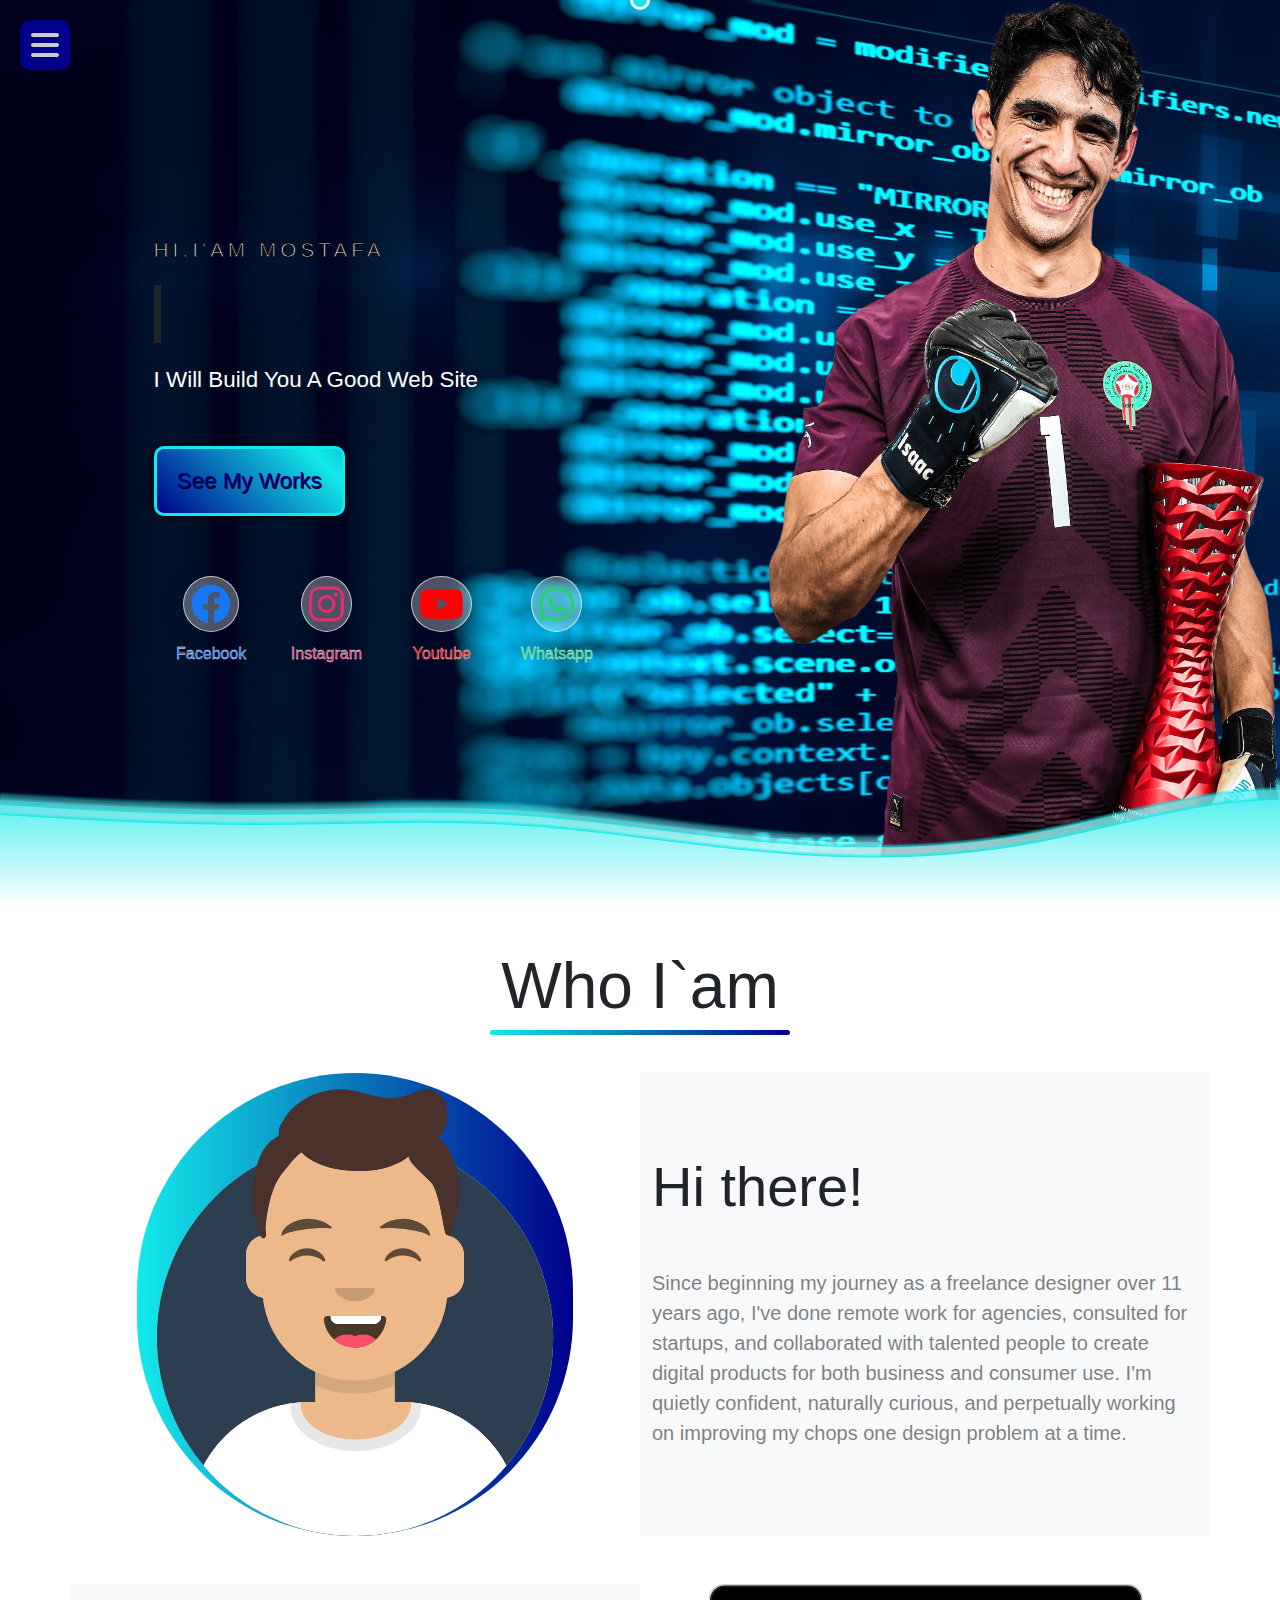
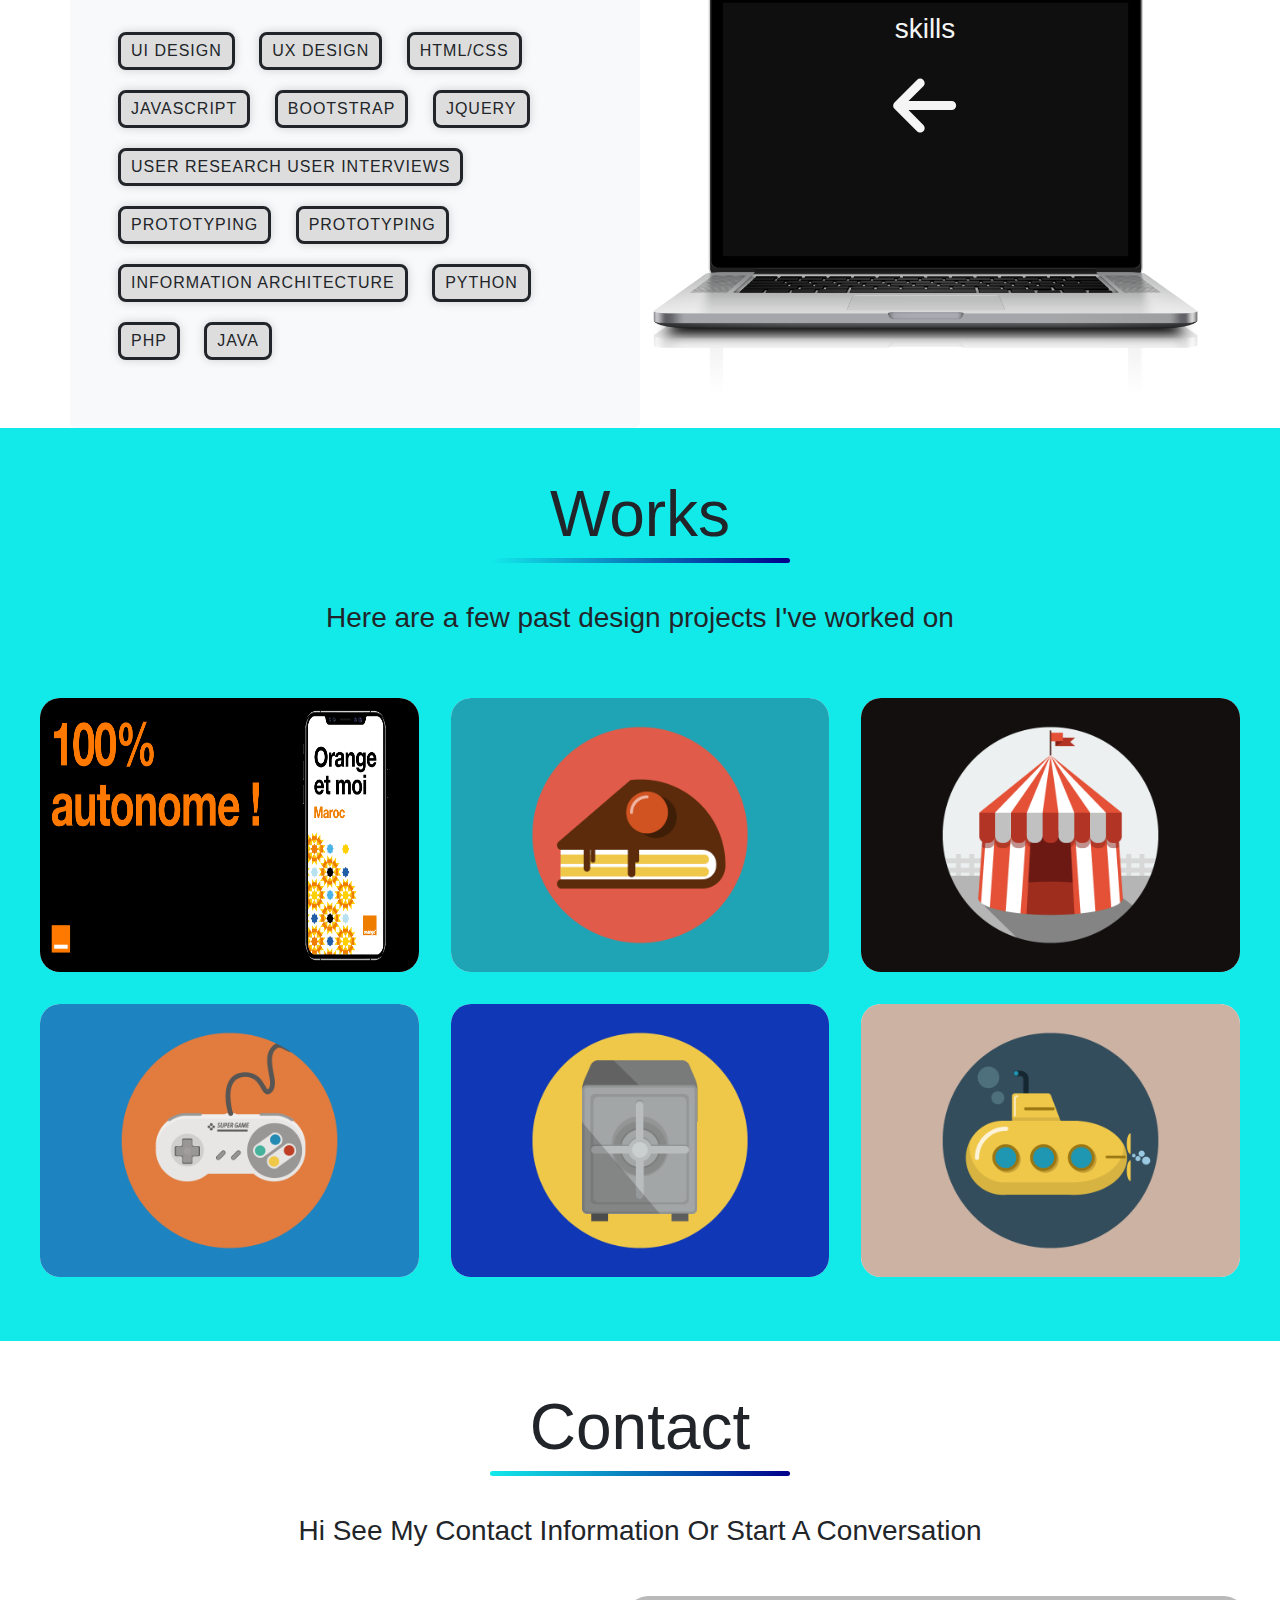
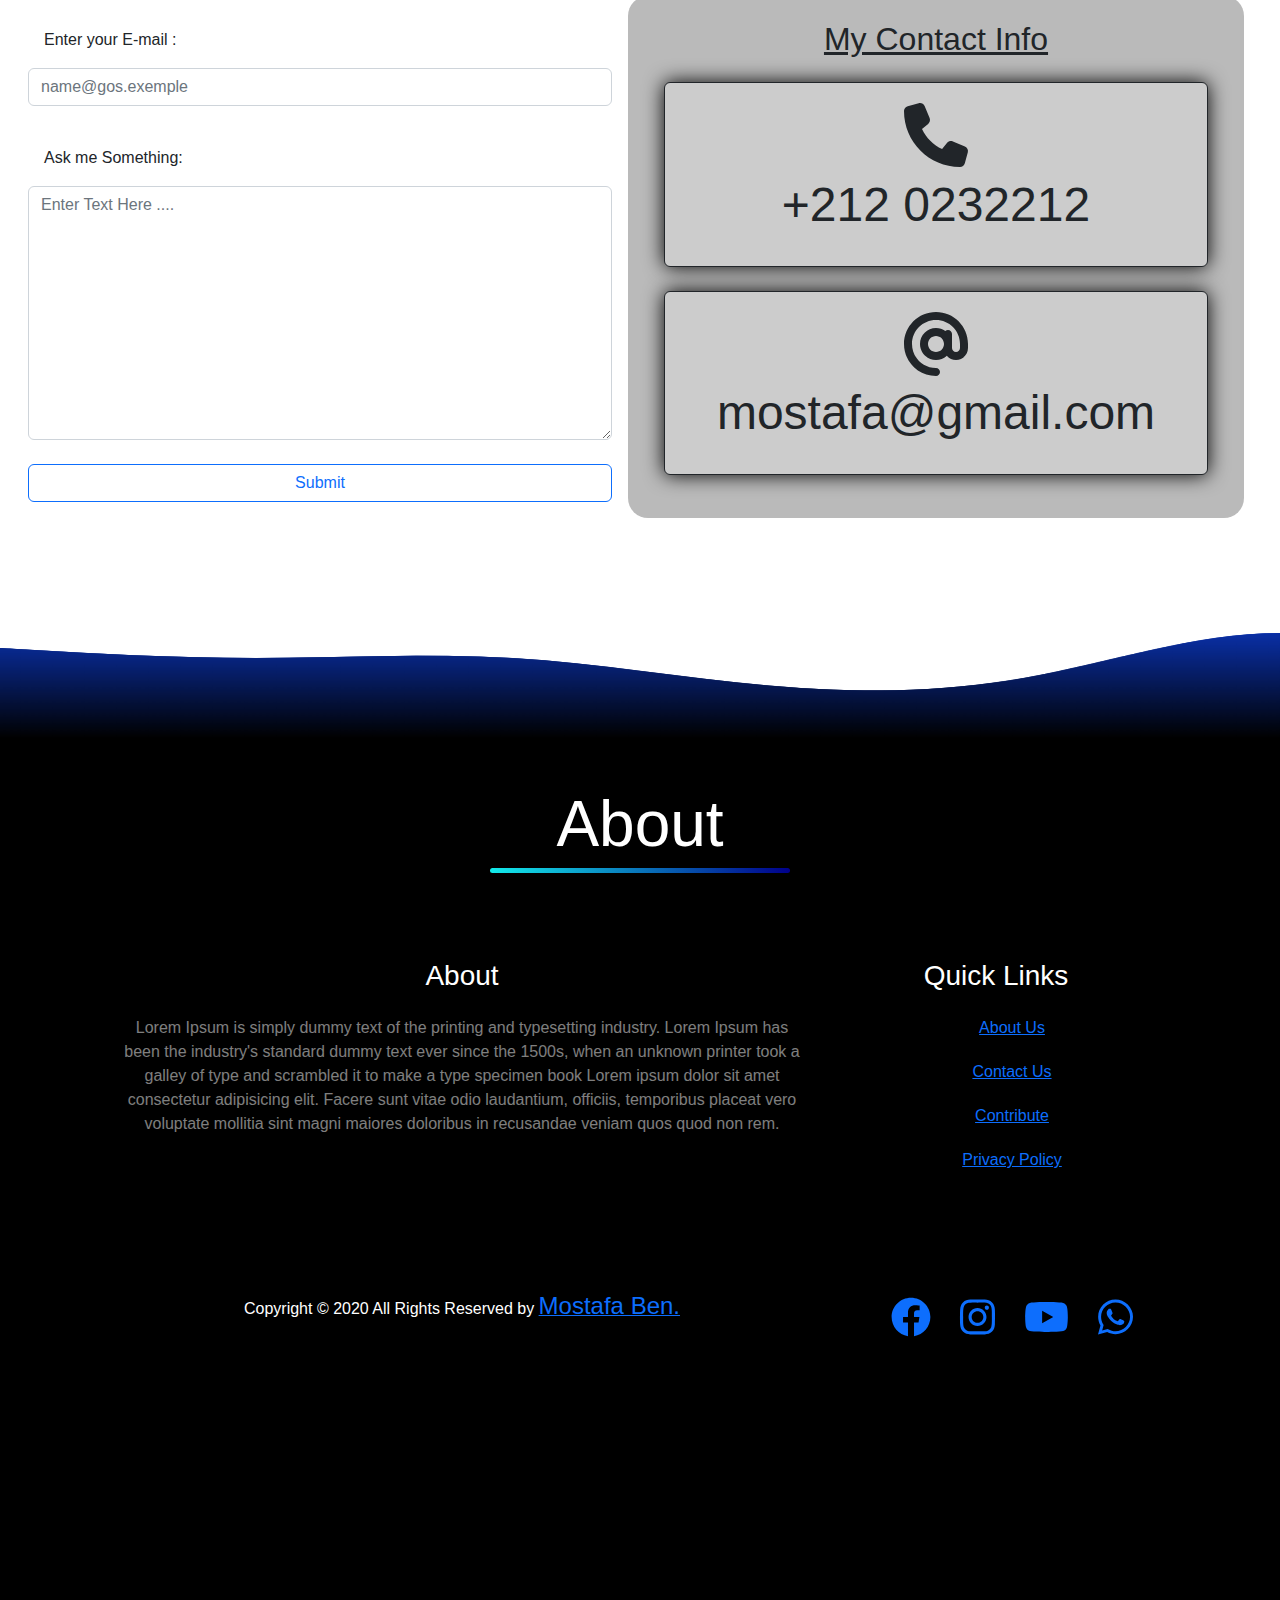
<file: index.html>
<!DOCTYPE html>
<html lang="en">
  <head>
    <meta charset="UTF-8" />
    <meta http-equiv="X-UA-Compatible" content="IE=edge" />
    <meta name="viewport" content="width=device-width, initial-scale=1.0" />
    <title>Project Web 2</title>
    <link rel="shortcut icon" href="./img/logo.jpg" type="image/x-icon" />
    <link
      rel="stylesheet"
      href="https://cdnjs.cloudflare.com/ajax/libs/font-awesome/6.2.0/css/all.min.css"
    />
    <link rel="stylesheet" href="./css/bootstrap.min.css" />
    <link rel="stylesheet" href="./css/all.css" />
    <link rel="stylesheet" href="./css/main.css" />
  </head>
  <body>
    <div id="loader">
      <span>Loading</span>
    </div>
    <div class="slide">
      <div class="left"></div>
      <div class="right"></div>
      <div class="center"></div>
    </div>
    <div class="totop glow">
      <a href="#"><i class="fa-solid fa-arrow-up"></i></a>
    </div>
    <div class="toggle">
      <i class="close fa-solid fa-xmark"></i>
      <i class="open fa-solid fa-bars"></i>
    </div>
    <nav class="navigation">
      <div class="con">
        <a class="active" href="#">
          <span class="icon"><i class="fa-solid fa-house-chimney"></i></span>
          <span class="title">Home</span>
        </a>

        <a class="" href="#profile">
          <span class="icon"><i class="fa-solid fa-user"></i></span>
          <span class="title">Profile</span>
        </a>

        <a class="" href="#works">
          <span class="icon"><i class="fa-solid fa-bolt"></i></span>
          <span class="title">Works</span>
        </a>
        <a class="" href="#contact">
          <span class="icon"><i class="fa-regular fa-message"></i></span>
          <span class="title">Contact</span>
        </a>

        <a class="" href="#about">
          <span class="icon"><i class="fa-solid fa-circle-question"></i></span>
          <span class="title">About</span>
        </a>
      </div>
    </nav>
    <section class="c1" id="home">
      <div class="waves wave1"></div>
      <div class="waves wave2"></div>
      <div class="waves wave3"></div>
      <div class="waves wave4"></div>
      <div class="info">
        <span>hi,i'am mostafa</span>
        <h1>Front-End Developer.</h1>
        <p>I will build you a good web site</p>
        <button><a href="#works">See My Works</a></button>
        <div class="icons">
          <a href="#"><i class="fa-brands fa-facebook"></i>facebook</a>
          <a href="#"><i class="fa-brands fa-instagram"></i>instagram</a>
          <a href="#"><i class="fa-brands fa-youtube"></i>youtube</a>
          <a href="#"><i class="fa-brands fa-whatsapp"></i>whatsapp</a>
        </div>
      </div>
      <div class="image">
        <img src="./img/bono2.png" alt="" />
      </div>
    </section>
    <section class="c2 container-lg" id="profile">
      <h1 class="who text-center pt-5 mb-5 display-3 position-relative">
        Who I`am
      </h1>
      <div class="row">
        <div
          class="img col-lg-6 mb-5 mb-lg-0 d-flex justify-content-center align-items-center"
        >
          <img class="pic rounded-pill" src="./img/avataaars.svg" alt="" />
        </div>
        <div
          class="mee col-lg-6 text-center py-4 text-lg-start d-flex flex-column justify-content-center bg-light"
        >
          <h1 class="display-4 mb-5">Hi there!</h1>
          <p class="text-black-50 h5 lh-base">
            Since beginning my journey as a freelance designer over 11 years
            ago, I've done remote work for agencies, consulted for startups, and
            collaborated with talented people to create digital products for
            both business and consumer use. I'm quietly confident, naturally
            curious, and perpetually working on improving my chops one design
            problem at a time.
          </p>
        </div>
      </div>
      <div class="row mt-5">
        <div class="skills order-lg-0 order-1 p-5 col-lg-6 bg-light rounded">
          <div>UI DESIGN</div>
          <div>UX DESIGN</div>
          <div>HTML/CSS</div>
          <div>JavaScript</div>
          <div>Bootstrap</div>
          <div>JQuery</div>
          <div>USER RESEARCH USER INTERVIEWS</div>
          <div>PROTOTYPING</div>
          <div>PROTOTYPING</div>
          <div>INFORMATION ARCHITECTURE</div>
          <div>python</div>
          <div>php</div>
          <div>java</div>
        </div>
        <div class="img col-lg-6 order-lg-1 order-0 position-relative">
          <img class="img-fluid" src="./img/lap.png" alt="" />
          <div class="text d-grid">
            <span class="m-auto h3">skills</span>
            <i class="fa-solid fa-arrow-up mt-3 mt-lg-4 display-2 mx-auto"></i>
          </div>
        </div>
      </div>
    </section>
    <section class="c3 container-fluid pb-5 text-center">
      <h1 class="who pt-5 display-3 position-relative">Works</h1>
      <h3 class="my-5">Here are a few past design projects I've worked on</h3>
      <div class="works container-fluid mx-auto row" id="works">
        <div class="padding p-3 col-xl-4 col-md-6 text-center">
          <div
            class="card overflow-hidden border-0 w-100 position-relative h-100"
          >
            <img src="./img//work//orange.png" />
            <div
              class="content d-flex justify-content-center align-items-center flex-column px-4"
            >
              <p class="h4 mb-5">HTML-CSS - Orange Site</p>
              <a href="./projects/Orange Site/index.html" target="_blank">
                <span>Visit Website</span>
                <span class="fs-6 ms-3"
                  ><i class="fa-solid fa-angle-right"></i
                ></span>
              </a>
            </div>
          </div>
        </div>
        <div class="padding p-3 col-xl-4 col-md-6 text-center">
          <div class="card overflow-hidden border-0 w-100 position-relative">
            <img src="./img/work/cake.png" />
            <div
              class="content d-flex justify-content-center align-items-center flex-column px-4"
            >
              <p class="h4 mb-5">CSS-Floating-2</p>
              <a href="./projects/Floating Challenge/i.html" target="_blank">
                <span>Visit Website</span>
                <span class="fs-6 ms-3"
                  ><i class="fa-solid fa-angle-right"></i
                ></span>
              </a>
            </div>
          </div>
        </div>
        <div class="padding p-3 col-xl-4 col-md-6 text-center">
          <div class="card overflow-hidden border-0 w-100 position-relative">
            <img src="./img//work/circus.png" />
            <div
              class="content d-flex justify-content-center align-items-center flex-column px-4"
            >
              <p class="h4 mb-5">Bootstrap-Cards</p>
              <a href="./projects/TP-card2/index.html" target="_blank">
                <span>Visit Website</span>
                <span class="fs-6 ms-3"
                  ><i class="fa-solid fa-angle-right"></i
                ></span>
              </a>
            </div>
          </div>
        </div>
        <div class="padding p-3 col-xl-4 col-md-6 text-center">
          <div class="card overflow-hidden border-0 w-100 position-relative">
            <img src="./img/work/game.png" />
            <div
              class="content d-flex justify-content-center align-items-center flex-column px-4"
            >
              <p class="h4 mb-5">CSS-Floating-1</p>
              <a
                href="./projects/Floating Challenge/index.html"
                target="_blank"
              >
                <span>Visit Website</span>
                <span class="fs-6 ms-3"
                  ><i class="fa-solid fa-angle-right"></i
                ></span>
              </a>
            </div>
          </div>
        </div>
        <div class="padding p-3 col-xl-4 col-md-6 text-center">
          <div class="card overflow-hidden border-0 w-100 position-relative">
            <img src="./img/work/safe.png" />
            <div
              class="content d-flex justify-content-center align-items-center flex-column px-4"
            >
              <p class="h4 mb-5">CSS_BootStrap Site</p>
              <a href="./projects/TP_BOOTSTRAP/index.html" target="_blank">
                <span>Visit Website</span>
                <span class="fs-6 ms-3"
                  ><i class="fa-solid fa-angle-right"></i
                ></span>
              </a>
            </div>
          </div>
        </div>
        <div class="padding p-3 col-xl-4 col-md-6 text-center">
          <div class="card overflow-hidden border-0 w-100 position-relative">
            <img src="./img//work/submarine.png" />
            <div
              class="content d-flex justify-content-center align-items-center flex-column px-4"
            >
              <p class="h4 mb-5">CSS-TP2</p>
              <a href="./projects/TP2_CSS/index1.html" target="_blank">
                <span>Visit Website</span>
                <span class="fs-6 ms-3"
                  ><i class="fa-solid fa-angle-right"></i
                ></span>
              </a>
            </div>
          </div>
        </div>
      </div>
    </section>
    <section class="c4 container-fluid text-center" id="contact">
      <h1 class="who pt-5 display-3 position-relative">Contact</h1>
      <h3 class="my-5 text-capitalize">
        Hi see my contact information or start a conversation
      </h3>
      <div class="container-fluid row">
        <form action="" class="col-xl-6 d-flex flex-column p-3">
          <label for="" class="text-start p-3">Enter your E-mail :</label>
          <input
            type="email"
            class="form-control mb-4"
            placeholder="name@gos.exemple"
          />
          <label for="" class="text-start p-3">Ask me Something:</label>
          <textarea
            name=""
            id=""
            rows="10"
            class="form-control"
            placeholder="Enter Text Here ...."
          ></textarea>
          <input
            type="submit"
            value="Submit"
            class="mt-4 btn btn-outline-primary"
          />
        </form>
        <div class="contact col-xl-6">
          <h2 class="text-capitalize my-4 text-decoration-underline">
            My contact info
          </h2>
          <div class="m-4 p-3 rounded border border-dark">
            <span class="display-3"><i class="fa-solid fa-phone"></i></span>
            <p class="display-5">+212 0232212</p>
          </div>
          <div class="m-4 p-3 rounded border border-dark">
            <span class="display-3"><i class="fa-solid fa-at"></i></span>
            <p class="display-5">mostafa@gmail.com</p>
          </div>
        </div>
      </div>
    </section>
    <section class="footer text-center" id="about">
      <div class="waves wave1"></div>
      <div class="waves wave2"></div>
      <div class="waves wave3"></div>
      <div class="waves wave4"></div>
      <h1 class="who pt-5 mb-5 display-3 text-white position-relative">
        About
      </h1>
      <div class="container p-5">
        <div class="row">
          <div class="col-lg-8">
            <h3 class="mb-4 text-white">About</h3>
            <p class="text-justify text-white-50">
              Lorem Ipsum is simply dummy text of the printing and typesetting
              industry. Lorem Ipsum has been the industry's standard dummy text
              ever since the 1500s, when an unknown printer took a galley of
              type and scrambled it to make a type specimen book Lorem ipsum
              dolor sit amet consectetur adipisicing elit. Facere sunt vitae
              odio laudantium, officiis, temporibus placeat vero voluptate
              mollitia sint magni maiores doloribus in recusandae veniam quos
              quod non rem.
            </p>
          </div>
          <div class="col-lg-4">
            <h3 class="mb-4 text-white mx-auto">Quick Links</h3>
            <ul class="footer-links">
              <li><a href="#">About Us</a></li>
              <li><a href="#">Contact Us</a></li>
              <li><a href="#">Contribute</a></li>
              <li><a href="#">Privacy Policy</a></li>
            </ul>
          </div>
        </div>
      </div>
      <div class="container p-5">
        <div class="row">
          <div class="col-lg-8 col-12">
            <p class="copyright-text text-white">
              Copyright © 2020 All Rights Reserved by
              <a href="#"><span class="logo fs-4">Mostafa Ben.</span></a>
            </p>
          </div>
          <div class="col-lg-4 col-12">
            <ul class="social-icons">
              <li>
                <a href="#"><i class="fa-brands fa-facebook"></i></a>
              </li>
              <li>
                <a href="#"><i class="fa-brands fa-instagram"></i></a>
              </li>
              <li>
                <a href="#"><i class="fa-brands fa-youtube"></i></a>
              </li>
              <li>
                <a href="#"><i class="fa-brands fa-whatsapp"></i></a>
              </li>
            </ul>
          </div>
        </div>
      </div>
    </section>
    <script>
      let load = document.getElementById("loader");
      window.addEventListener("load", function () {
        load.style.display = "none";
      });
    </script>
    <script src="./js/bootstrap.bundle.min.js"></script>
    <script src="./js/all.min.js"></script>
    <script src="./js/main.js"></script>
  </body>
</html>
</file>
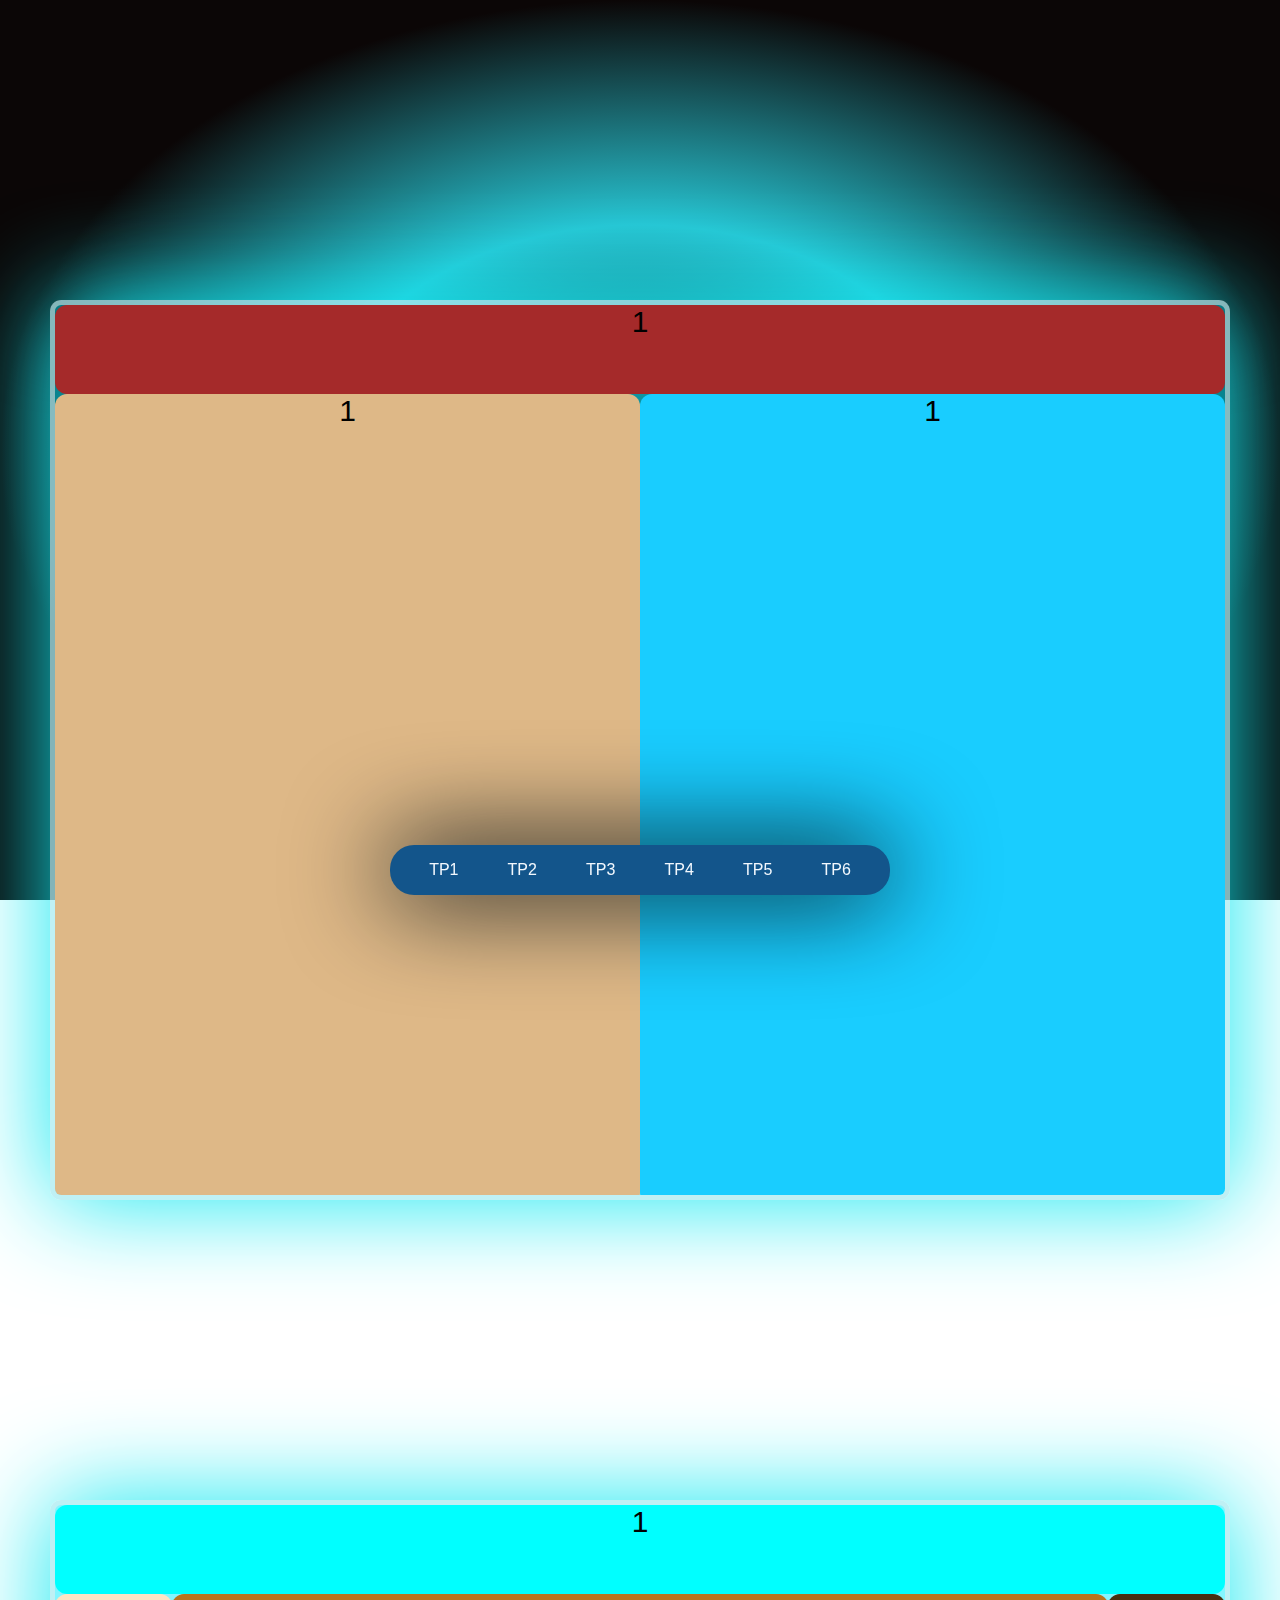
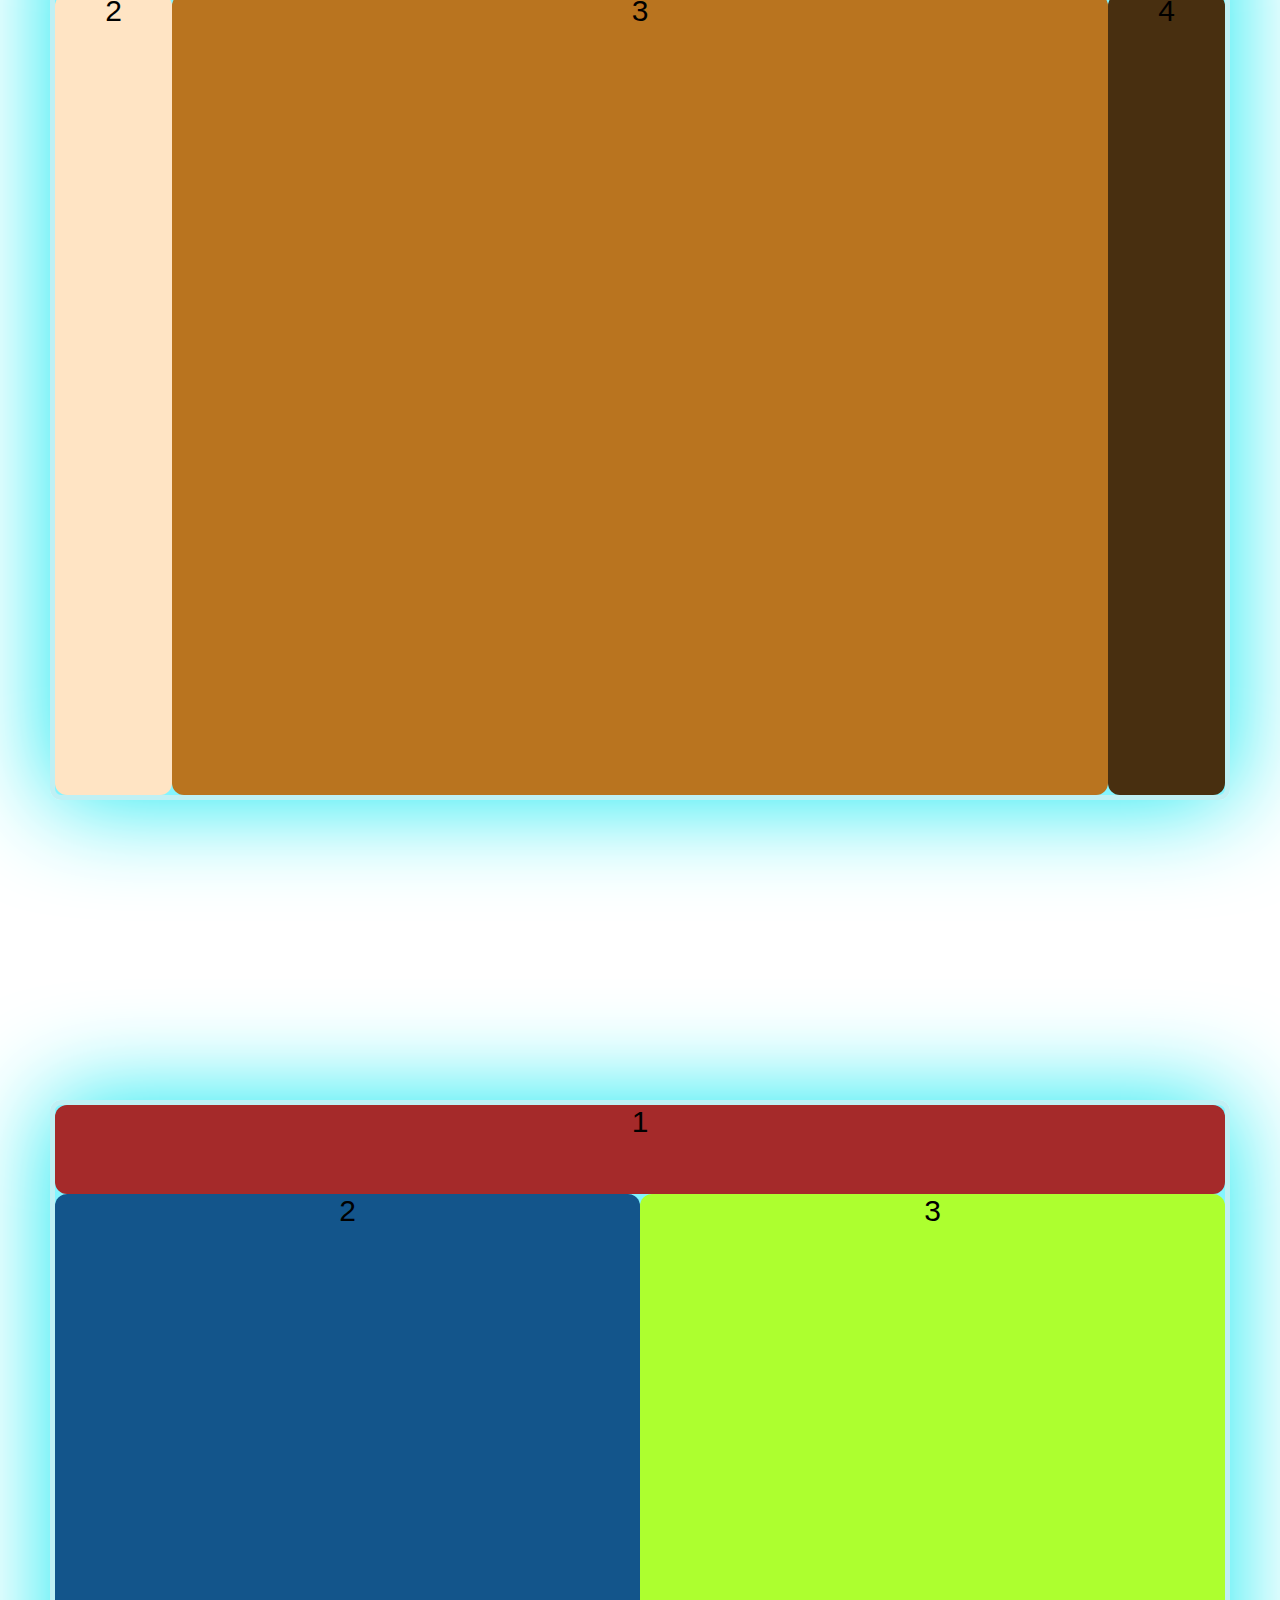
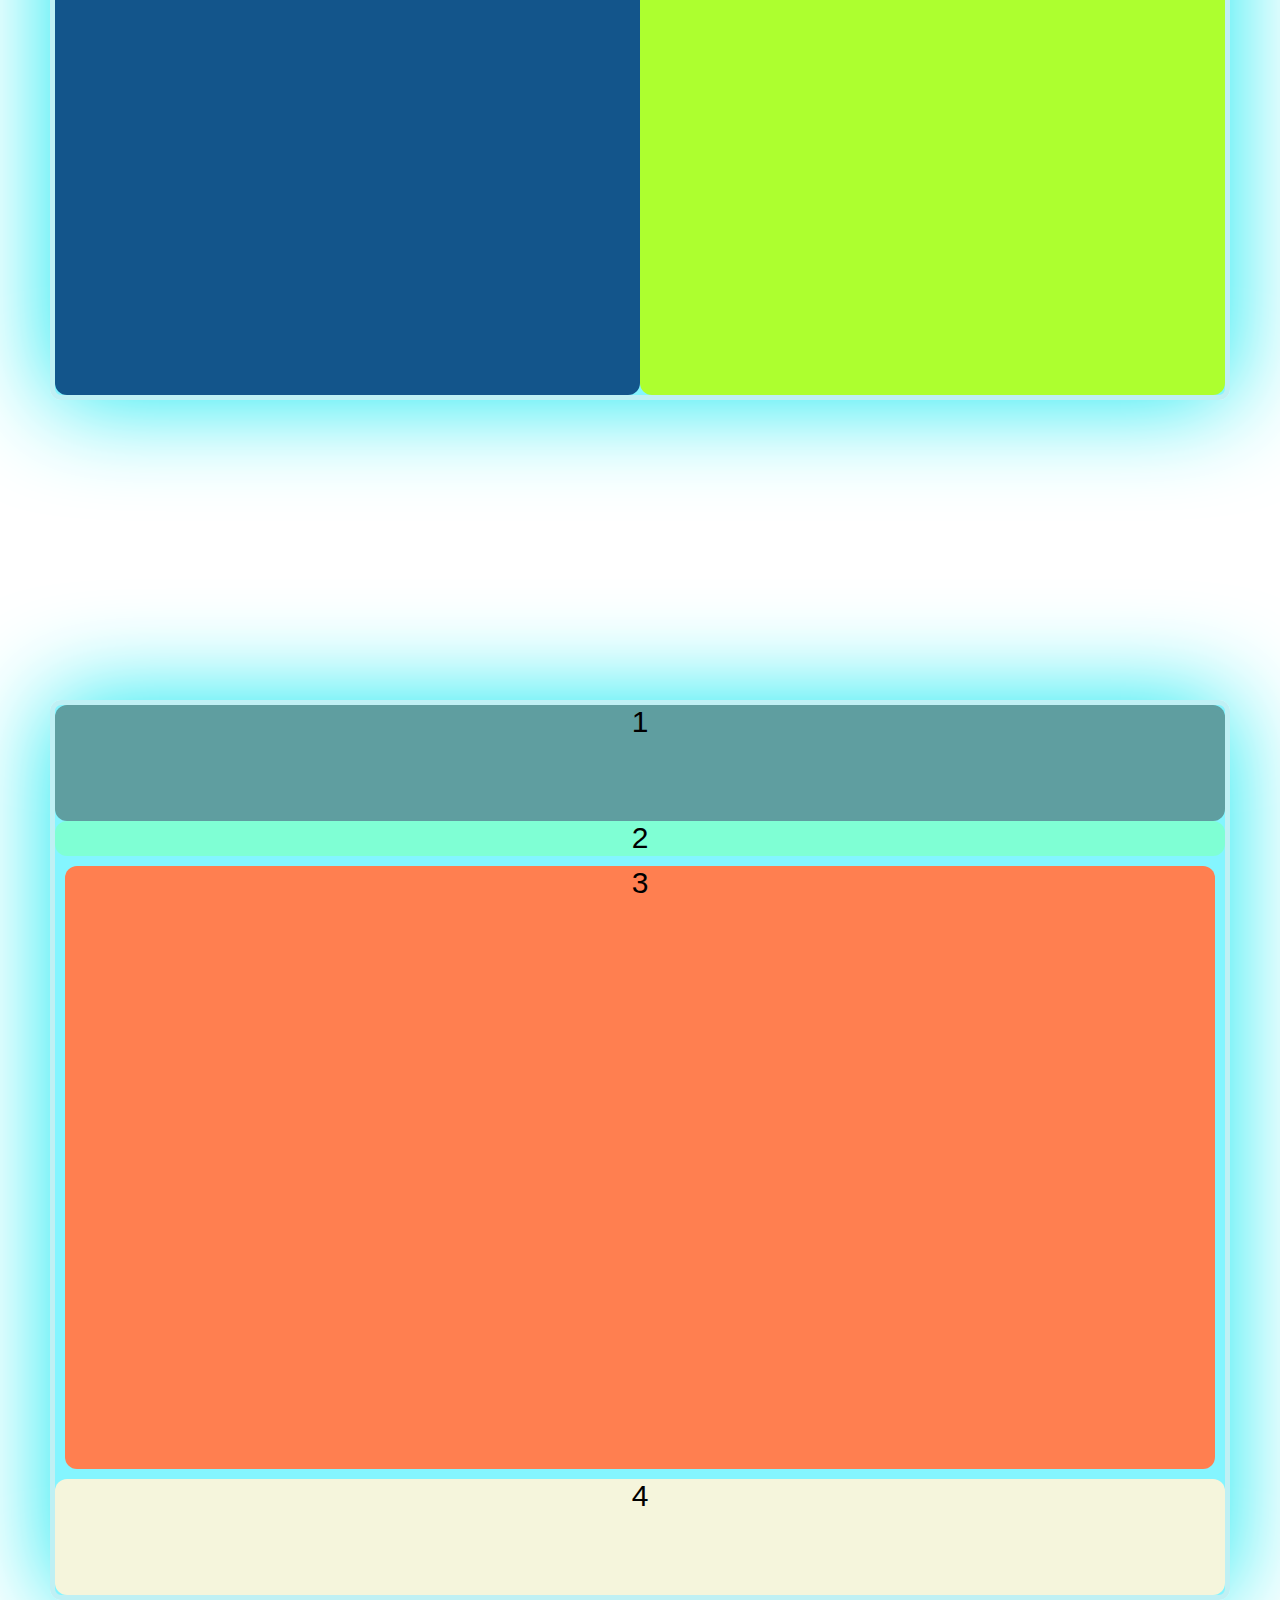
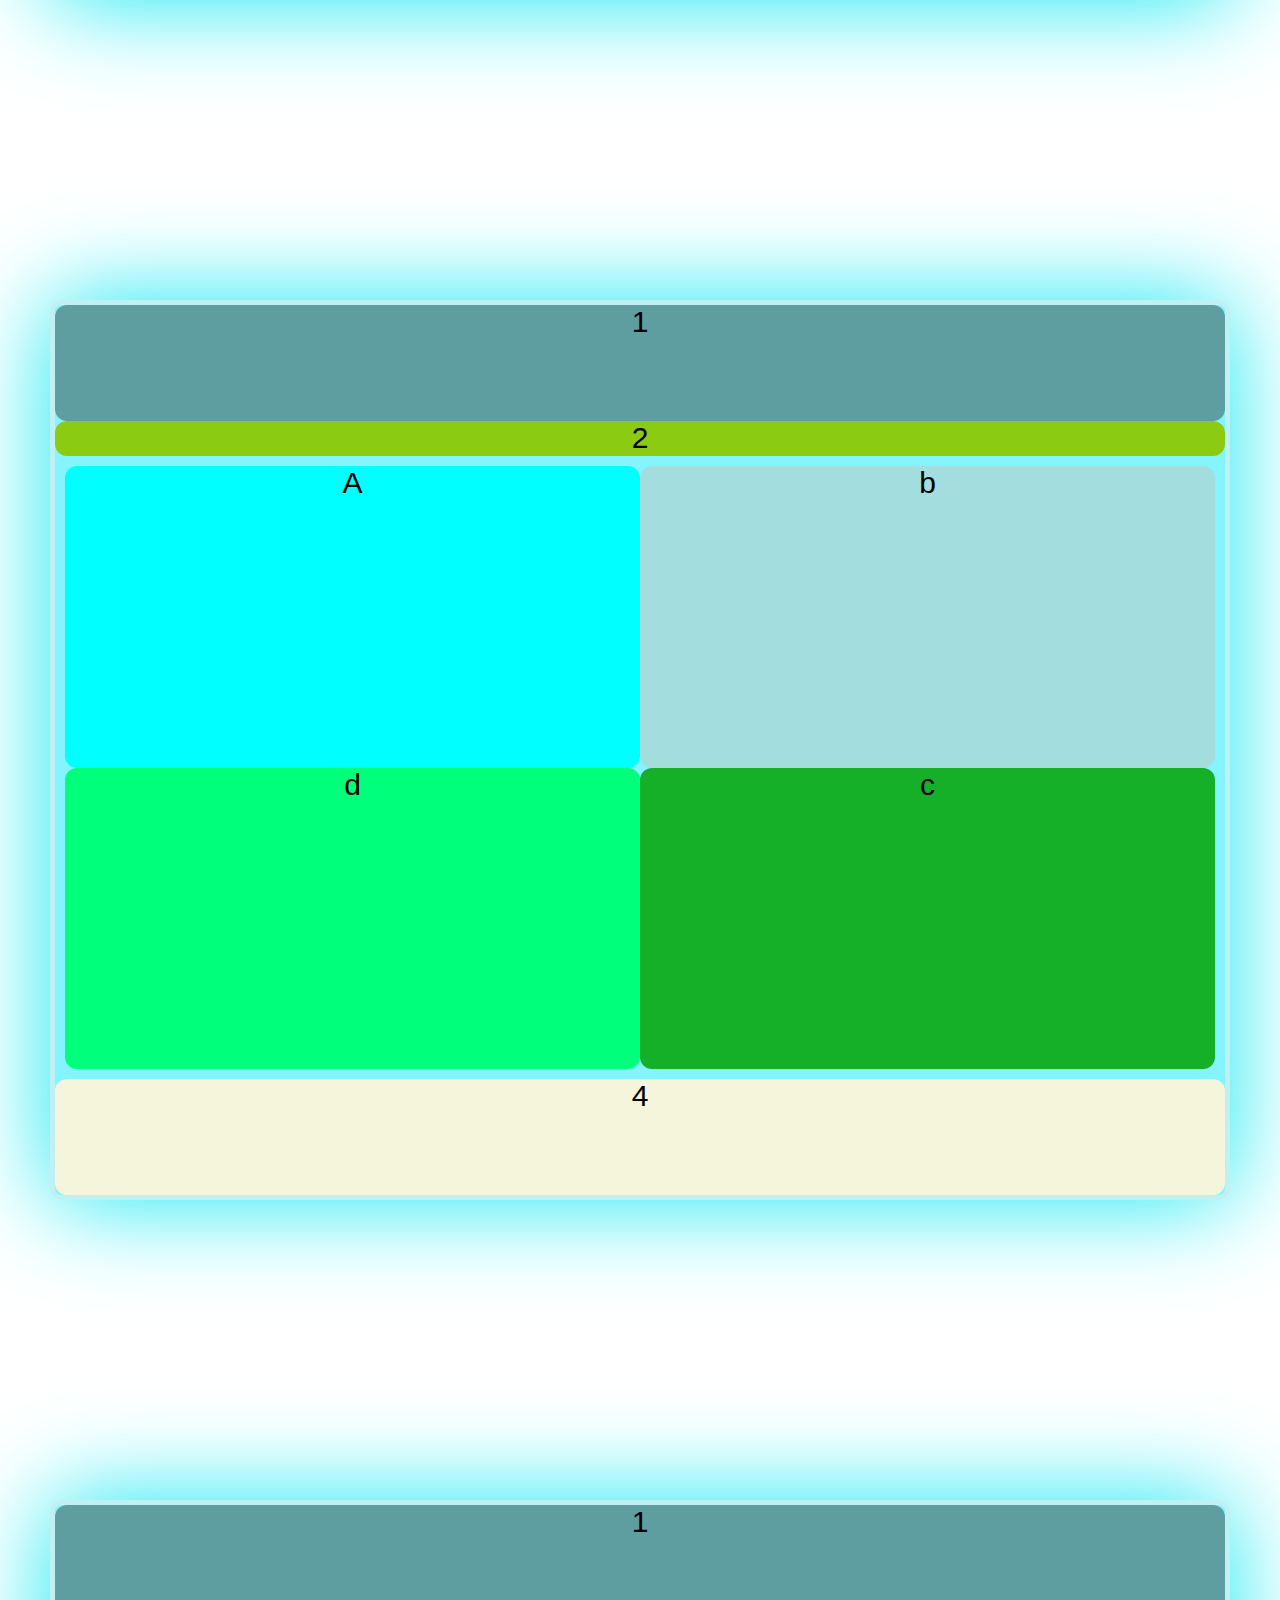
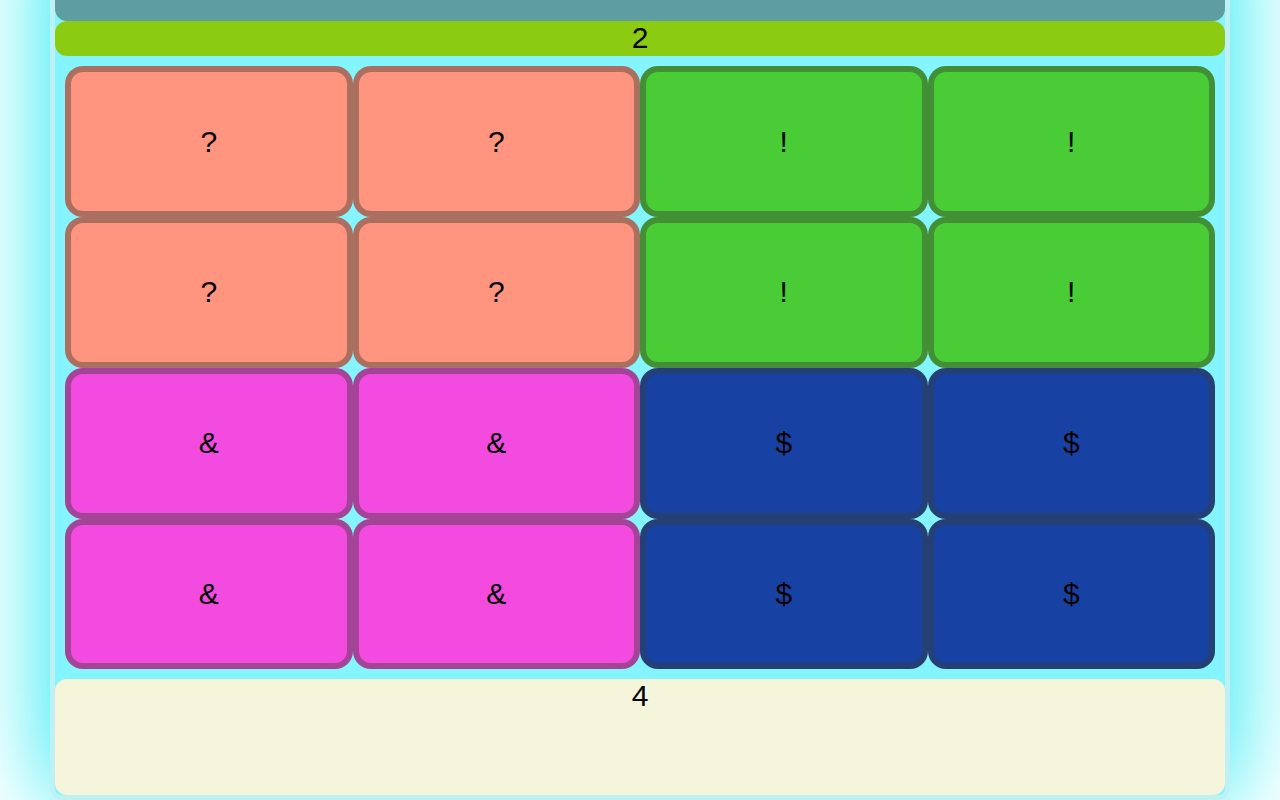
<file: projects/Floating Challenge/index.html>
<!DOCTYPE html>
<html lang="en">
  <head>
    <meta charset="UTF-8" />
    <meta http-equiv="X-UA-Compatible" content="IE=edge" />
    <meta name="viewport" content="width=device-width, initial-scale=1.0" />
    <link rel="stylesheet" href="main.css" />
  </head>
  <body>
    <nav>
      <a href="#one">tp1</a>
      <a href="#two">tp2</a>
      <a href="#three">tp3</a>
      <a href="#four">tp4</a>
      <a href="#five">tp5</a>
      <a href="#six">tp6</a>
    </nav>
    <section id="one">
      <div>1</div>
      <div>1</div>
      <div>1</div>
    </section>
    <section id="two">
      <div>1</div>
      <div>2</div>
      <div>3</div>
      <div>4</div>
    </section>
    <section id="three">
      <div>1</div>
      <div>2</div>
      <div>3</div>
    </section>
    <section id="four">
      <div>1</div>
      <div>2</div>
      <div>3</div>
      <div>4</div>
    </section>
    <section id="five">
      <div>1</div>
      <div>2</div>
      <div id="par">
        <div>A</div>
        <div>b</div>
        <div>c</div>
        <div>d</div>
      </div>
      <div>4</div>
    </section>
    <section id="six">
      <div>1</div>
      <div>2</div>
      <div id="par">
        <div id="chi1">
          <div>?</div>
          <div>?</div>
          <div>?</div>
          <div>?</div>
        </div>
        <div id="chi2">
          <div>!</div>
          <div>!</div>
          <div>!</div>
          <div>!</div>
        </div>
        <div id="chi3">
          <div>&</div>
          <div>&</div>
          <div>&</div>
          <div>&</div>
        </div>
        <div id="chi4">
          <div>$</div>
          <div>$</div>
          <div>$</div>
          <div>$</div>
        </div>
      </div>
      <div>4</div>
    </section>
  </body>
</html>
</file>
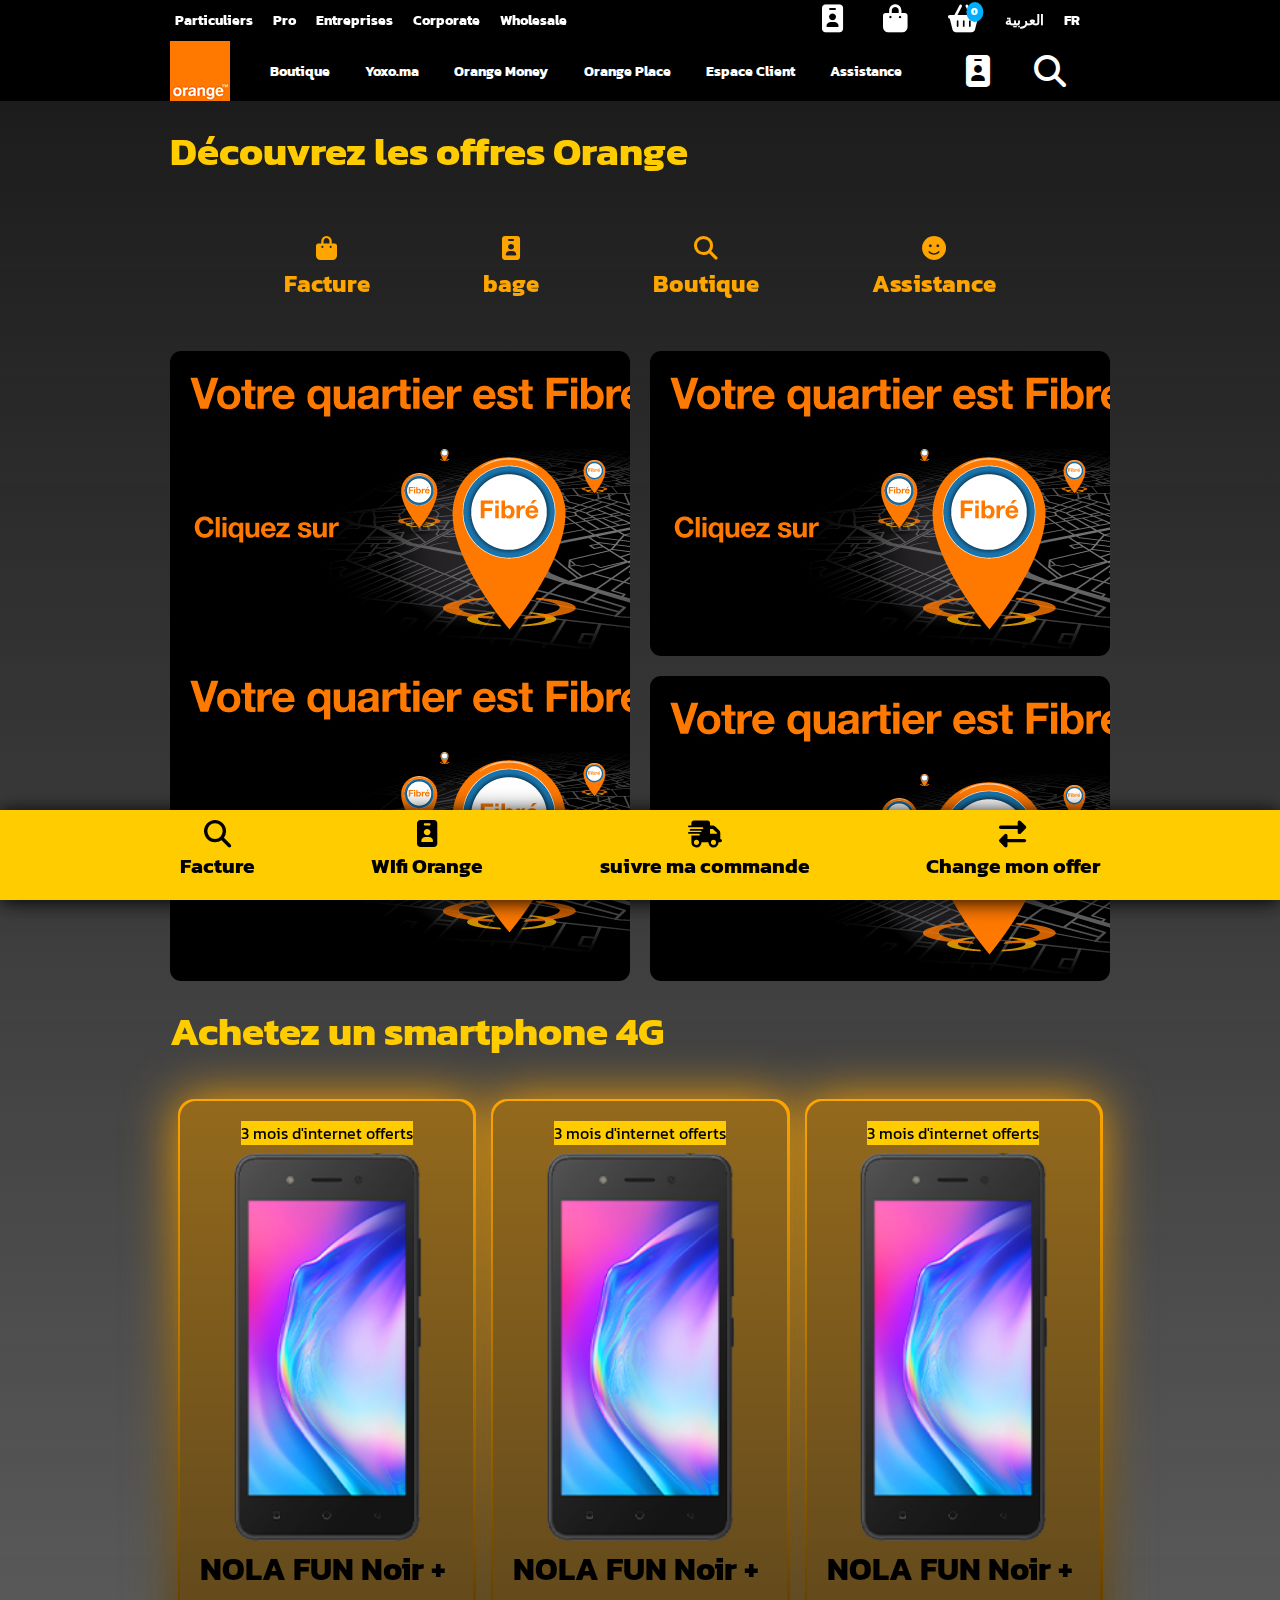
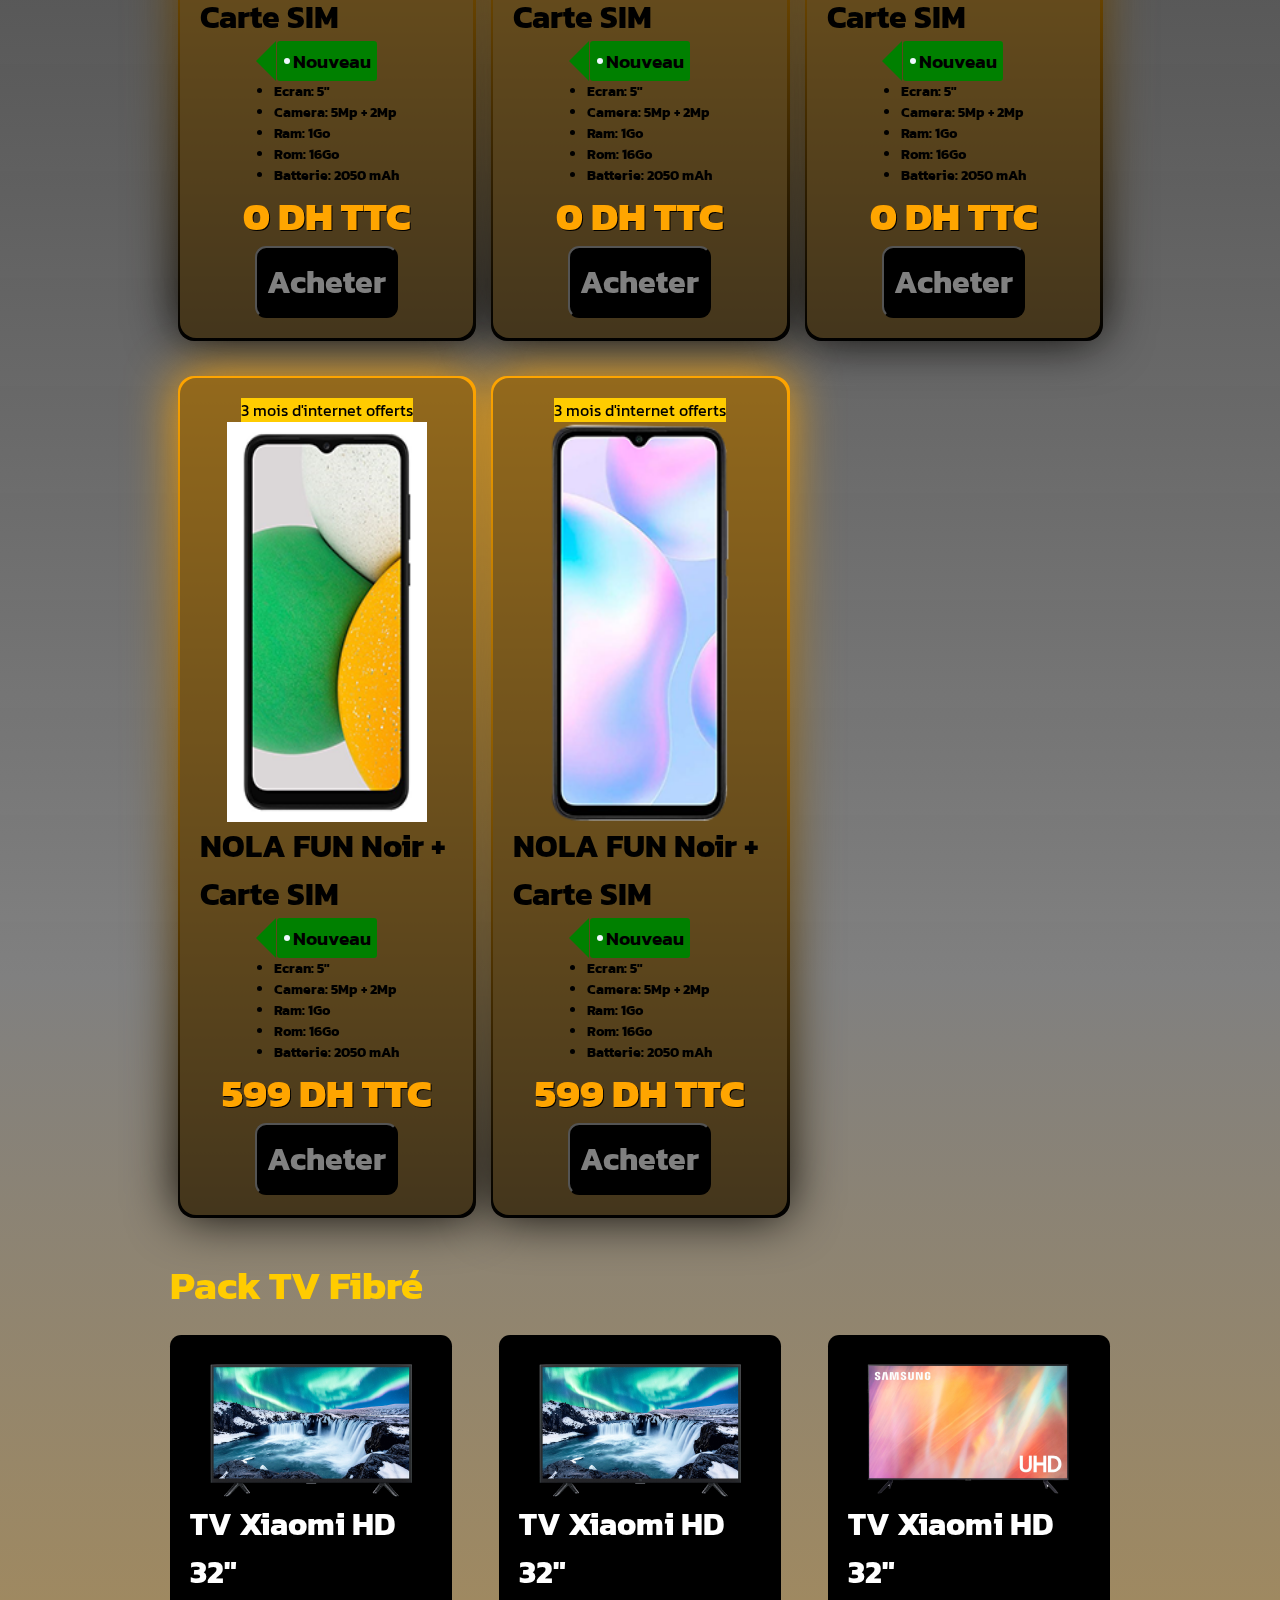
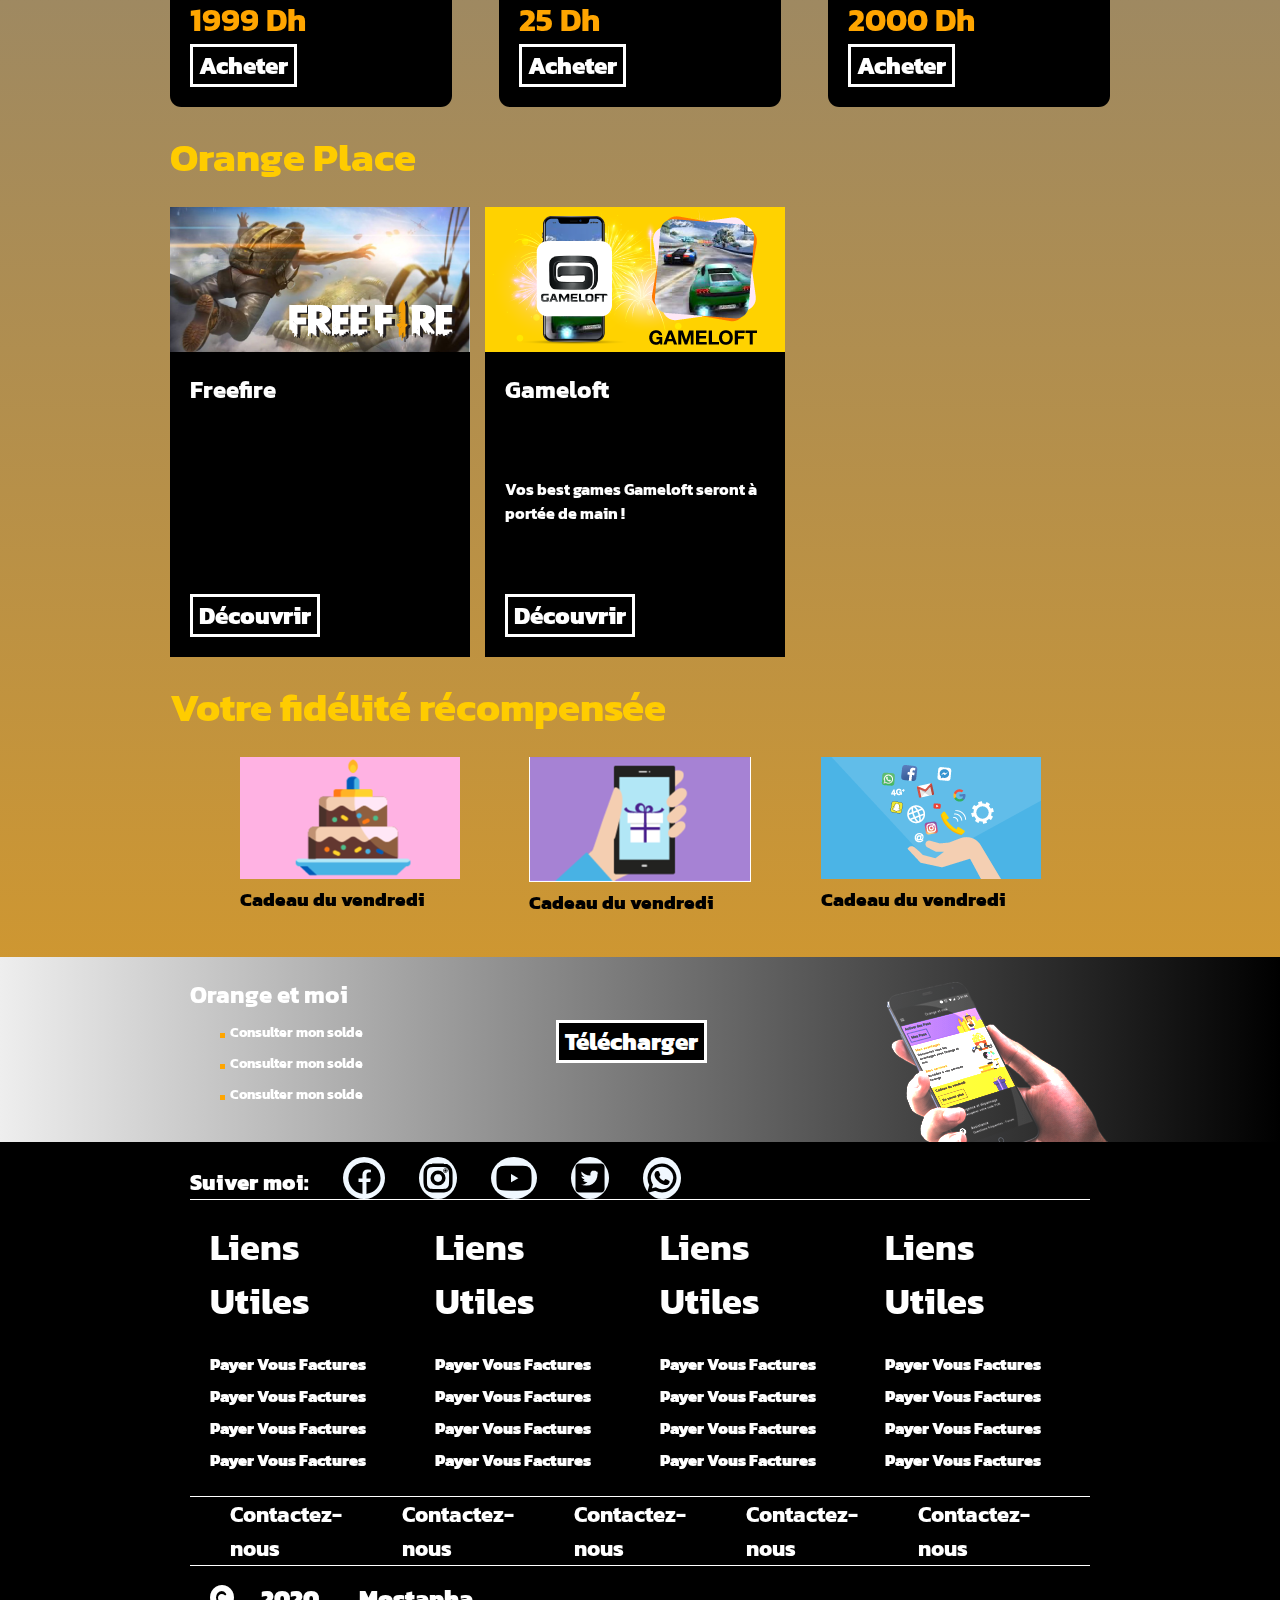
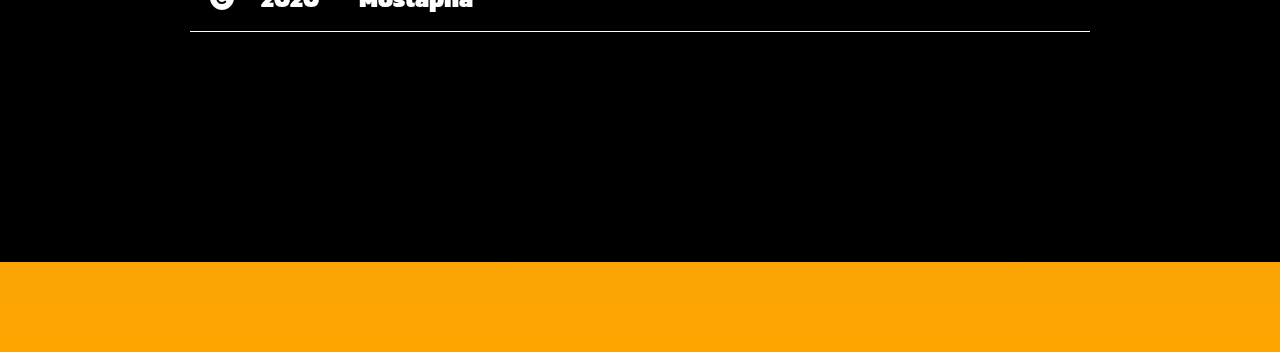
<file: projects/Orange Site/index.html>
<!DOCTYPE html>
<html lang="en">
  <head>
    <meta charset="UTF-8" />
    <meta http-equiv="X-UA-Compatible" content="IE=edge" />
    <meta name="viewport" content="width=device-width, initial-scale=1.0" />
    <link
    rel="stylesheet"
    href="https://cdnjs.cloudflare.com/ajax/libs/font-awesome/6.2.0/css/all.min.css"/>
    <link rel="stylesheet" href="./css/all.css">
    <link rel="stylesheet" href="./css/style.css" />
    <title>Document</title>
  </head>
  <body>
    <div class="header-con">
      <div class="container">
        <ul>
          <li><a href="">Particuliers</a></li>
          <li><a href="">Pro</a></li>
          <li><a href="">Entreprises</a></li>
          <li><a href="">Corporate</a></li>
          <li><a href="">Wholesale</a></li>
        </ul>
        <ul>
          <li><i class="fa-solid fa-id-badge"></i></li>
          <li><i class="fa-solid fa-bag-shopping"></i></li>
          <li>
            <i class="fa-sharp fa-solid fa-basket-shopping"><span id="bag">0</span></i>
          </li>
          <ul>
            <li><a href="">العربية</a></li>
            <li><a href="">FR</a></li>
          </ul>
        </ul>
      </div>
    </div>
    <div class="header-nav">
      <div class="nav">
        <img src="./img/logo.png" alt="" />
        <ul>
          <li><a href="">Boutique</a></li>
          <li><a href=""> Yoxo.ma</a></li>
          <li><a href=""> Orange Money</a></li>
          <li><a href=""> Orange Place</a></li>
          <li><a href="">Espace Client</a></li>
          <li><a href="">Assistance</a></li>
        </ul>
        <div class="icon2">
          <i class="fa-solid fa-magnifying-glass"></i>
          <i class="fa-solid fa-id-badge"></i>
        </div>
      </div>
    </div>

    <article>
      <section class="main1">
        <h1>Découvrez les offres Orange</h1>
        <div class="main1-icon">
          <a href="">
            <i class="fa-solid fa-bag-shopping"></i></i>
            <p>Facture</p>
          </a>
          <a href="">
            <i class="fa-solid fa-id-badge"></i>
            <p>bage</p>
          </a>
          <a href="">
            <i class="fa-solid fa-magnifying-glass"></i>
            <p>Boutique</p>
          </a>
          <a href="">
            <i class="fa-solid fa-face-smile"></i>
            <p>Assistance</p>
          </a>
        </div>
        <div class="img">
          <div class="div1"></div>
          <div class="div2"></div>
          <div class="div3"></div>
        </div>
      </section>
      <section class="main2">
        <h1>Achetez un smartphone 4G</h1>
        <div class="cart">
          <div class="cart1">
            <p>3 mois d'internet offerts</p>
            <img src="./img/NOLA-FUN-Noir-Carte-SIM_image_155x294.png" alt="">
            <h3>NOLA FUN Noir + Carte SIM</h3>
            <div class="nn">Nouveau</div>
            <ul>
              <li>Ecran: 5"</li>
              <li>Camera: 5Mp + 2Mp</li>
              <li>Ram: 1Go</li>
              <li>Rom: 16Go</li>
              <li>Batterie: 2050 mAh </li>
            </ul>
            <p class="prix">0 DH TTC</p>
            <button>Acheter</button>
          </div>
          <div class="cart1">
            <p>3 mois d'internet offerts</p>
            <img src="./img/NOLA-FUN-Noir-Carte-SIM_image_155x294.png" alt="">
            <h3>NOLA FUN Noir + Carte SIM</h3>
            <div class="nn">Nouveau</div>
            <ul>
              <li>Ecran: 5"</li>
              <li>Camera: 5Mp + 2Mp</li>
              <li>Ram: 1Go</li>
              <li>Rom: 16Go</li>
              <li>Batterie: 2050 mAh </li>
            </ul>
            <p class="prix">0 DH TTC</p>
            <button>Acheter</button>
          </div>
          <div class="cart1">
            <p>3 mois d'internet offerts</p>
            <img src="./img/NOLA-FUN-Noir-Carte-SIM_image_155x294.png" alt="">
            <h3>NOLA FUN Noir + Carte SIM</h3>
            <div class="nn">Nouveau</div>
            <ul>
              <li>Ecran: 5"</li>
              <li>Camera: 5Mp + 2Mp</li>
              <li>Ram: 1Go</li>
              <li>Rom: 16Go</li>
              <li>Batterie: 2050 mAh </li>
            </ul>
            <p class="prix">0 DH TTC</p>
            <button>Acheter</button>
          </div>
          <div class="cart1">
            <p>3 mois d'internet offerts</p>
            <img src="./img/Samsung-Galaxy-A03-Core_image_155x294.png" alt="">
            <h3>NOLA FUN Noir + Carte SIM</h3>
            <div class="nn">Nouveau</div>
            <ul>
              <li>Ecran: 5"</li>
              <li>Camera: 5Mp + 2Mp</li>
              <li>Ram: 1Go</li>
              <li>Rom: 16Go</li>
              <li>Batterie: 2050 mAh </li>
            </ul>
            <p class="prix">599 DH TTC</p>
            <button>Acheter</button>
          </div>
          <div class="cart1">
            <p>3 mois d'internet offerts</p>
            <img src="./img/Xiaomi-Redmi-9A-Gris-Granite_image_155x294.png" alt="">
            <h3>NOLA FUN Noir + Carte SIM</h3>
            <div class="nn">Nouveau</div>
            <ul>
              <li>Ecran: 5"</li>
              <li>Camera: 5Mp + 2Mp</li>
              <li>Ram: 1Go</li>
              <li>Rom: 16Go</li>
              <li>Batterie: 2050 mAh </li>
            </ul>
            <p class="prix">599 DH TTC</p>
            <button>Acheter</button>
          </div>
        </div>
      </section>
      <section class="main3">
        <h1>Pack TV Fibré</h1>
        <div class="tv">
          <div>
            <img src="./img/TV-Xiaomi-HD-32_thumbnail_300x169.png" alt="">
            <h3>TV Xiaomi HD 32"</h3>
            <p>1999 Dh</p>
            <button>Acheter</button>
          </div>
          <div>
            <img src="./img/TV-Xiaomi-HD-32_thumbnail_300x169.png" alt="">
            <h3>TV Xiaomi HD 32"</h3>
            <p>25 Dh</p>
            <button>Acheter</button>
          </div>
          <div>
            <img src="./img/TV-Samsung-4K-UHD-43_thumbnail_300x169.png" alt="">
            <h3>TV Xiaomi HD 32"</h3>
            <p>2000 Dh</p>
            <button>Acheter</button>
          </div>
        </div>
      </section>
      <section class="main4">
        <h1>Orange Place</h1>
        <div class="game">
          <div>
            <img src="./img/Freefire_thumbnail_300x169.png" alt="">
            <div>
              <span>Freefire</span>
              <button>Découvrir</button>
            </div>
          </div>
          <div>
            <img src="./img/Gameloft_thumbnail_300x169.png" alt="">
            <div>
              <span>Gameloft</span>
              <p>Vos best games Gameloft seront à portée de main !</p>
              <button>Découvrir</button>
            </div>
          </div>
        </div>
      </section>
      <section class="main5">
        <h1>Votre fidélité récompensée</h1>
        <div class="event">
          <div>
            <img src="./img/Cadeau-anniversaire_thumbnail_300x169.png" alt="">
            <p>Cadeau du vendredi</p>
          </div>
          <div>
            <img src="./img/Cadeau-du-vendredi_thumbnail_300x169.png" alt="">
            <p>Cadeau du vendredi</p>
          </div>
          <div>
            <img src="./img/Depannage_thumbnail_300x169.png" alt="">
            <p>Cadeau du vendredi</p>
          </div>
        </div>
      </section>
    </article>
    <div class="extra-con">
      <div class="extra">
        <div>
          <h2>Orange et moi</h2>
        <ul>
          <li>Consulter mon solde</li>
          <li>Consulter mon solde</li>
          <li>Consulter mon solde</li>
        </ul>
        </div>
        <button>Télécharger</button>
        <img src="./img/Orange-et-moi.png" alt="">
      </div>
    </div>

    <div class="info-con">
      <div class="info">
        <div class="info-icons">
          <p>Suiver moi:</p>
          <i class="fa-brands fa-facebook"></i>
          <i class="fa-brands fa-instagram"></i>
          <i class="fa-brands fa-youtube"></i>
          <i class="fa-brands fa-square-twitter"></i>
          <i class="fa-brands fa-whatsapp"></i>
        </div>
        <div class="info-list">
          <ul>
            <h2>liens utiles</h2>
            <li>Payer vous Factures</li>
            <li>Payer vous Factures</li>
            <li>Payer vous Factures</li>
            <li>Payer vous Factures</li>
          </ul>
          <ul>
            <h2>liens utiles</h2>
            <li>Payer vous Factures</li>
            <li>Payer vous Factures</li>
            <li>Payer vous Factures</li>
            <li>Payer vous Factures</li>
          </ul>
          <ul>
            <h2>liens utiles</h2>
            <li>Payer vous Factures</li>
            <li>Payer vous Factures</li>
            <li>Payer vous Factures</li>
            <li>Payer vous Factures</li>
          </ul>
          <ul>
            <h2>liens utiles</h2>
            <li>Payer vous Factures</li>
            <li>Payer vous Factures</li>
            <li>Payer vous Factures</li>
            <li>Payer vous Factures</li>
          </ul>
        </div>
        <div class="info-more">
          <ul>
            <li>Contactez-nous</li>
            <li>Contactez-nous</li>
            <li>Contactez-nous</li>
            <li>Contactez-nous</li>
            <li>Contactez-nous</li>
          </ul>
        </div>
        <div class="copyright">
          <i class="fa-solid fa-copyright">
            <span>2020</span><span>Mostapha</span>
          </i>
        </div>
      </div>
    </div>
    <div class="foot-fix-con">
      <div class="foot-fix">
        <div>
          <i class="fa-solid fa-magnifying-glass"></i>
          <p>Facture</p>
        </div>
        <div>
          <i class="fa-solid fa-id-badge"></i>
          <p>WIfi Orange</p>
        </div>
        <div>
          <i class="fa-solid fa-truck-fast"></i>
          <p>suivre ma commande</p>
        </div>
        <div>
          <i class="fa-solid fa-right-left"></i>
          <p>Change mon offer</p>
        </div>
      </div>
    </div>
  </body>
</html>
</file>
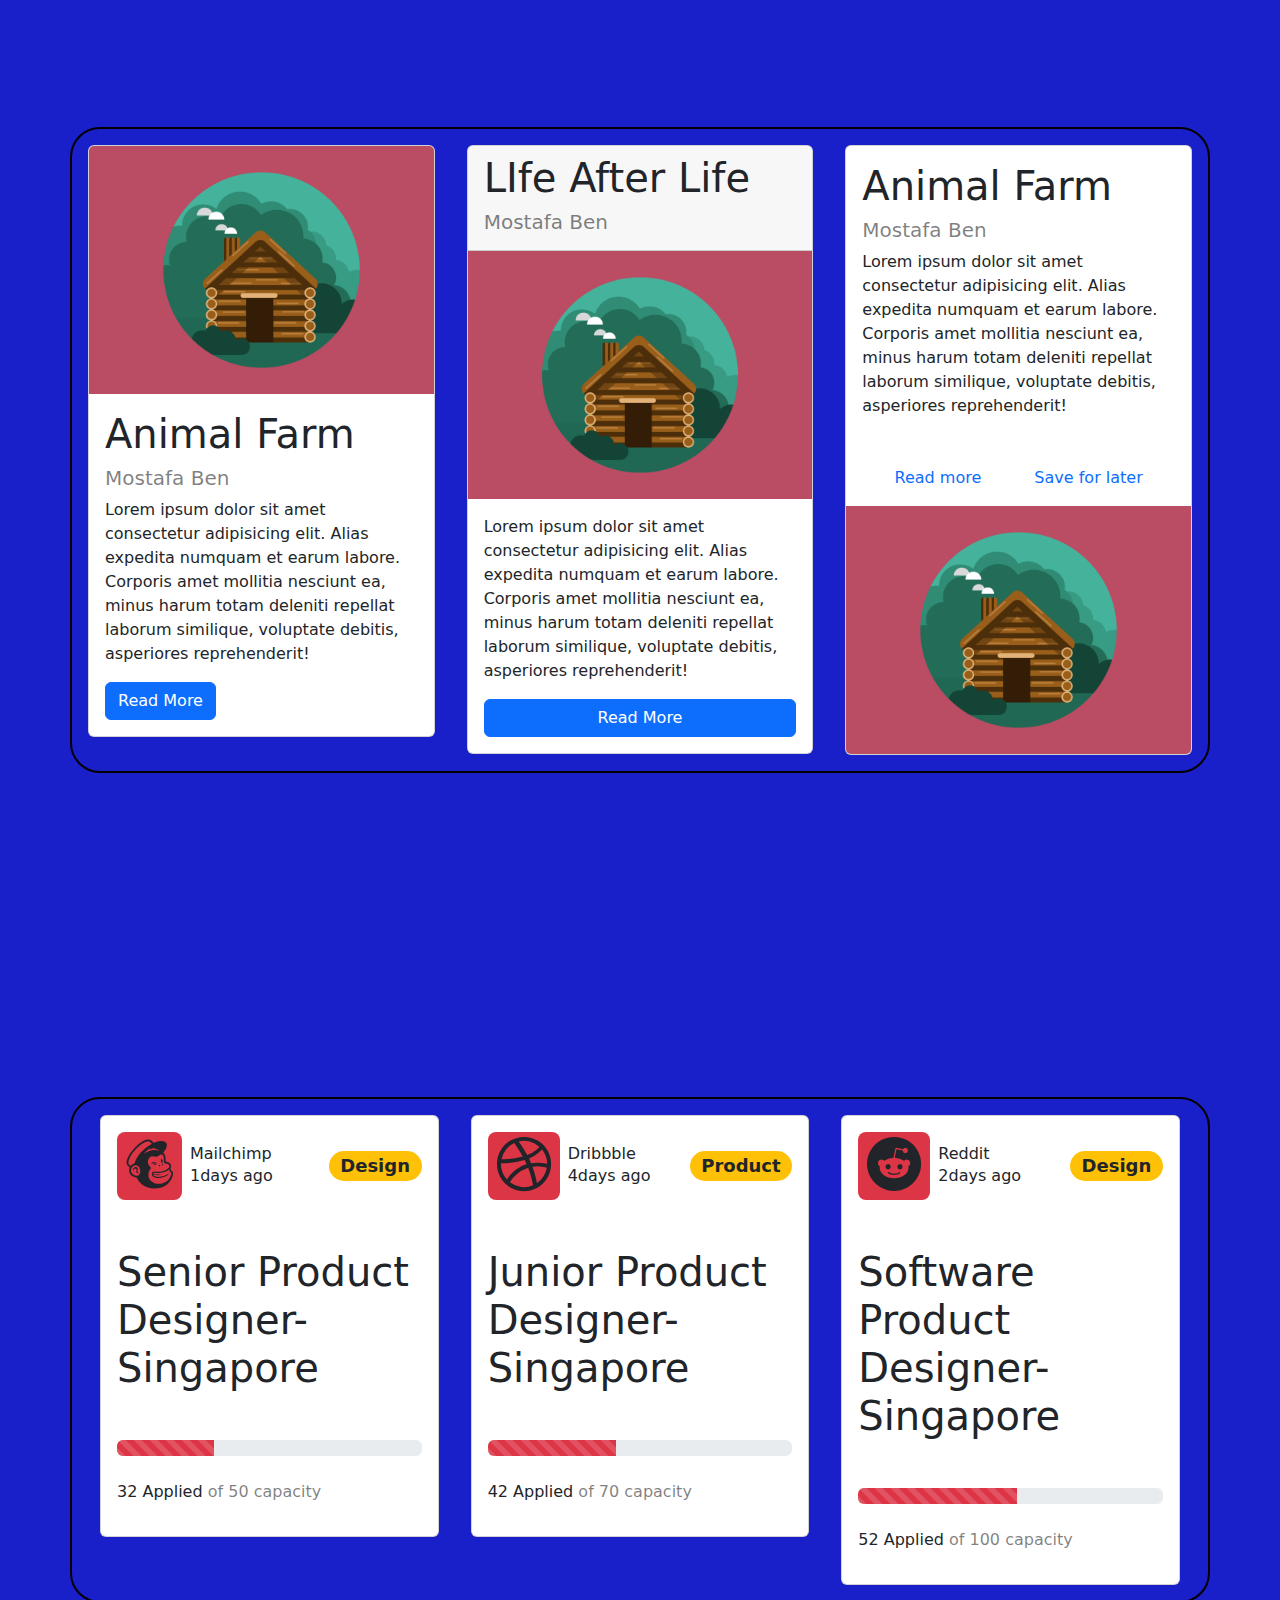
<file: projects/TP-card2/index.html>
<!DOCTYPE html>
<html lang="en">
  <head>
    <meta charset="UTF-8" />
    <meta http-equiv="X-UA-Compatible" content="IE=edge" />
    <meta name="viewport" content="width=device-width, initial-scale=1.0" />
    <title>Document</title>
    <link rel="stylesheet" href="./css/all.min.css">
    <link rel="stylesheet" href="./css/bootstrap.min.css" />
  </head>
  <style>
    * {
      margin: 0;
      padding: 0;
      box-sizing: border-box;
    }
    section {
      background-color: #191fc9;
      display: grid;
      place-items: center;
      min-height: 100vh;
    }
    .card{
      transition: .7s;
      cursor: pointer;
    }
    .row{
      border: 2px solid black;
      border-radius: 30px;
      backdrop-filter: 50px;

    }
    .row:hover  .card:not(:hover) {
      transform: scale(.9);
      opacity: .7;
    }
    .row:hover  .card:hover {
      transform: scale(1.08);
    }
  </style>
  <body>
    <section>
      <div class="container p-0 row">
        <div class="padding p-3 col-lg-4 col-md-6 h-100">
          <div class="card overflow-hidden">
            <img src="./portfolio/cabin.png" alt="" class="img-fluid" />
            <div class="card-body">
              <h1>Animal Farm</h1>
              <h5 class="text-black-50 card-title">Mostafa Ben</h5>
              <p class="card-text">
                Lorem ipsum dolor sit amet consectetur adipisicing elit. Alias
                expedita numquam et earum labore. Corporis amet mollitia
                nesciunt ea, minus harum totam deleniti repellat laborum
                similique, voluptate debitis, asperiores reprehenderit!
              </p>
              <input type="button" value="Read More" class="btn btn-primary" />
            </div>
          </div>
        </div>
        <div class="padding p-3 col-lg-4 col-md-6">
          <div class="card overflow-hidden">
            <div class="card-header">
              <h1 class="card-title">LIfe After Life</h1>
              <h5 class="text-black-50">Mostafa Ben</h5>
            </div>
            <img src="./portfolio/cabin.png" alt="" class="img-fluid" />
            <div class="card-body">
              <p>
                Lorem ipsum dolor sit amet consectetur adipisicing elit. Alias
                expedita numquam et earum labore. Corporis amet mollitia
                nesciunt ea, minus harum totam deleniti repellat laborum
                similique, voluptate debitis, asperiores reprehenderit!
              </p>
              <input
                type="button"
                value="Read More"
                class="btn btn-primary w-100"
              />
            </div>
          </div>
        </div>
        <div class="padding p-3 col-lg-4 col-md-6">
          <div class="card overflow-hidden">
            <div class="card-body">
              <h1 class="card-title">Animal Farm</h1>
              <h5 class="text-black-50">Mostafa Ben</h5>
              <p>
                Lorem ipsum dolor sit amet consectetur adipisicing elit. Alias
                expedita numquam et earum labore. Corporis amet mollitia
                nesciunt ea, minus harum totam deleniti repellat laborum
                similique, voluptate debitis, asperiores reprehenderit!
              </p>
            </div>
            <div class="links container text-center card-link p-3">
              <a href="#" class="card-link text-decoration-none p-3"
                >Read more</a
              >
              <a href="#" class="card-link text-decoration-none p-3"
                >Save for later</a
              >
            </div>
            <img src="./portfolio/cabin.png" alt="" class="img-fluid" />
          </div>
        </div>
      </div>
    </section>
    <section>
      <div class="container row">
        <div class="padding col-lg-4 col-md-6 p-3">
          <div class="card">
            <div class="card-body">
              <div class="header d-flex justify-content-between">
                <div class="icon-content d-flex">
                  <div class="icon display-4 bg-danger px-2 rounded-3">
                    <i class="fa-brands fa-mailchimp"></i>
                  </div>
                  <div
                    class="content justify-content-center d-flex flex-column ms-2"
                  >
                    <h6 class="mb-0">Mailchimp</h6>
                    <span>1days ago</span>
                  </div>
                </div>
                <div class="align-items-center d-flex fs-4">
                  <span class="badge bg-warning text-dark rounded-pill"
                    >Design</span
                  >
                </div>
              </div>
              <h1 class="my-5 card-title">Senior Product Designer-Singapore</h1>
              <div class="progress mb-4">
                <div
                  class="progress-bar-animated progress-bar-striped bg-danger"
                  role="progressbar"
                  style="width: 32%"
                  aria-valuenow="25"
                  aria-valuemin="0"
                  aria-valuemax="100"
                ></div>
              </div>
              <p>
                32 Applied <span class="text-black-50">of 50 capacity</span>
              </p>
            </div>
          </div>
        </div>
        <div class="padding col-lg-4 col-md-6 p-3">
          <div class="card">
            <div class="card-body">
              <div class="header d-flex justify-content-between">
                <div class="icon-content d-flex">
                  <div class="icon display-4 bg-danger px-2 rounded-3">
                    <i class="fa-brands fa-dribbble"></i>
                  </div>
                  <div
                    class="content justify-content-center d-flex flex-column ms-2"
                  >
                    <h6 class="mb-0">Dribbble</h6>
                    <span>4days ago</span>
                  </div>
                </div>
                <div class="align-items-center d-flex fs-4">
                  <span class="badge bg-warning text-dark rounded-pill"
                    >Product</span
                  >
                </div>
              </div>
              <h1 class="my-5 card-title">Junior Product Designer-Singapore</h1>
              <div class="progress mb-4">
                <div
                  class="progress-bar-animated progress-bar-striped bg-danger"
                  role="progressbar"
                  style="width: 42%"
                  aria-valuenow="24"
                  aria-valuemin="0"
                  aria-valuemax="100"
                ></div>
              </div>
              <p>
                42 Applied <span class="text-black-50">of 70 capacity</span>
              </p>
            </div>
          </div>
        </div>
        <div class="padding col-lg-4 col-md-6 p-3">
          <div class="card">
            <div class="card-body">
              <div class="header d-flex justify-content-between">
                <div class="icon-content d-flex">
                  <div class="icon display-4 bg-danger px-2 rounded-3">
                    <i class="fa-brands fa-reddit"></i>
                  </div>
                  <div
                    class="content justify-content-center d-flex flex-column ms-2"
                  >
                    <h6 class="mb-0">Reddit</h6>
                    <span>2days ago</span>
                  </div>
                </div>
                <div class="align-items-center d-flex fs-4">
                  <span class="badge bg-warning text-dark rounded-pill"
                    >Design</span
                  >
                </div>
              </div>
              <h1 class="my-5 card-title">Software Product Designer-Singapore</h1>
              <div class="progress mb-4">
                <div
                  class="progress-bar-animated progress-bar-striped bg-danger"
                  role="progressbar"
                  style="width: 52%"
                  aria-valuenow="25"
                  aria-valuemin="0"
                  aria-valuemax="100"
                ></div>
              </div>
              <p>
                52 Applied <span class="text-black-50">of 100 capacity</span>
              </p>
            </div>
          </div>
        </div>
      </div>
    </section>
    <script src="./js/bootstrap.bundle.js"></script>
  </body>
</html>
</file>
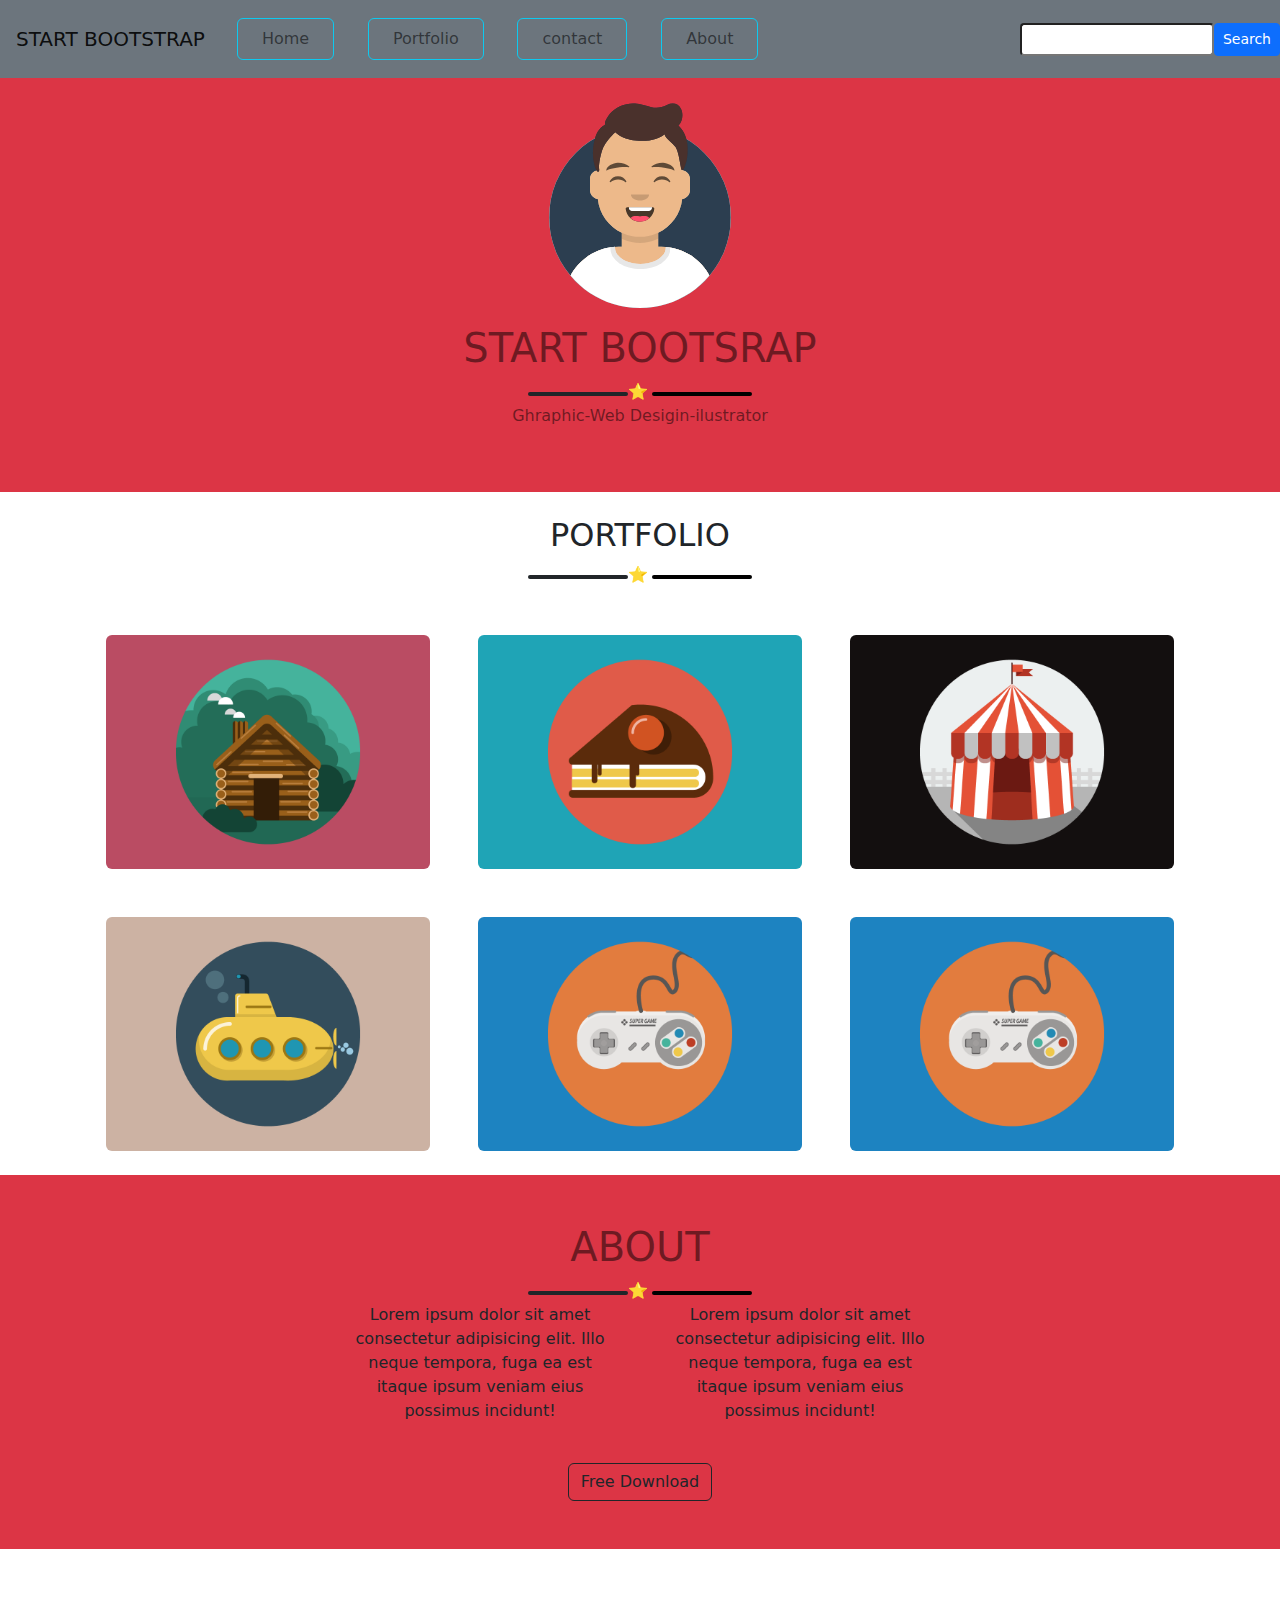
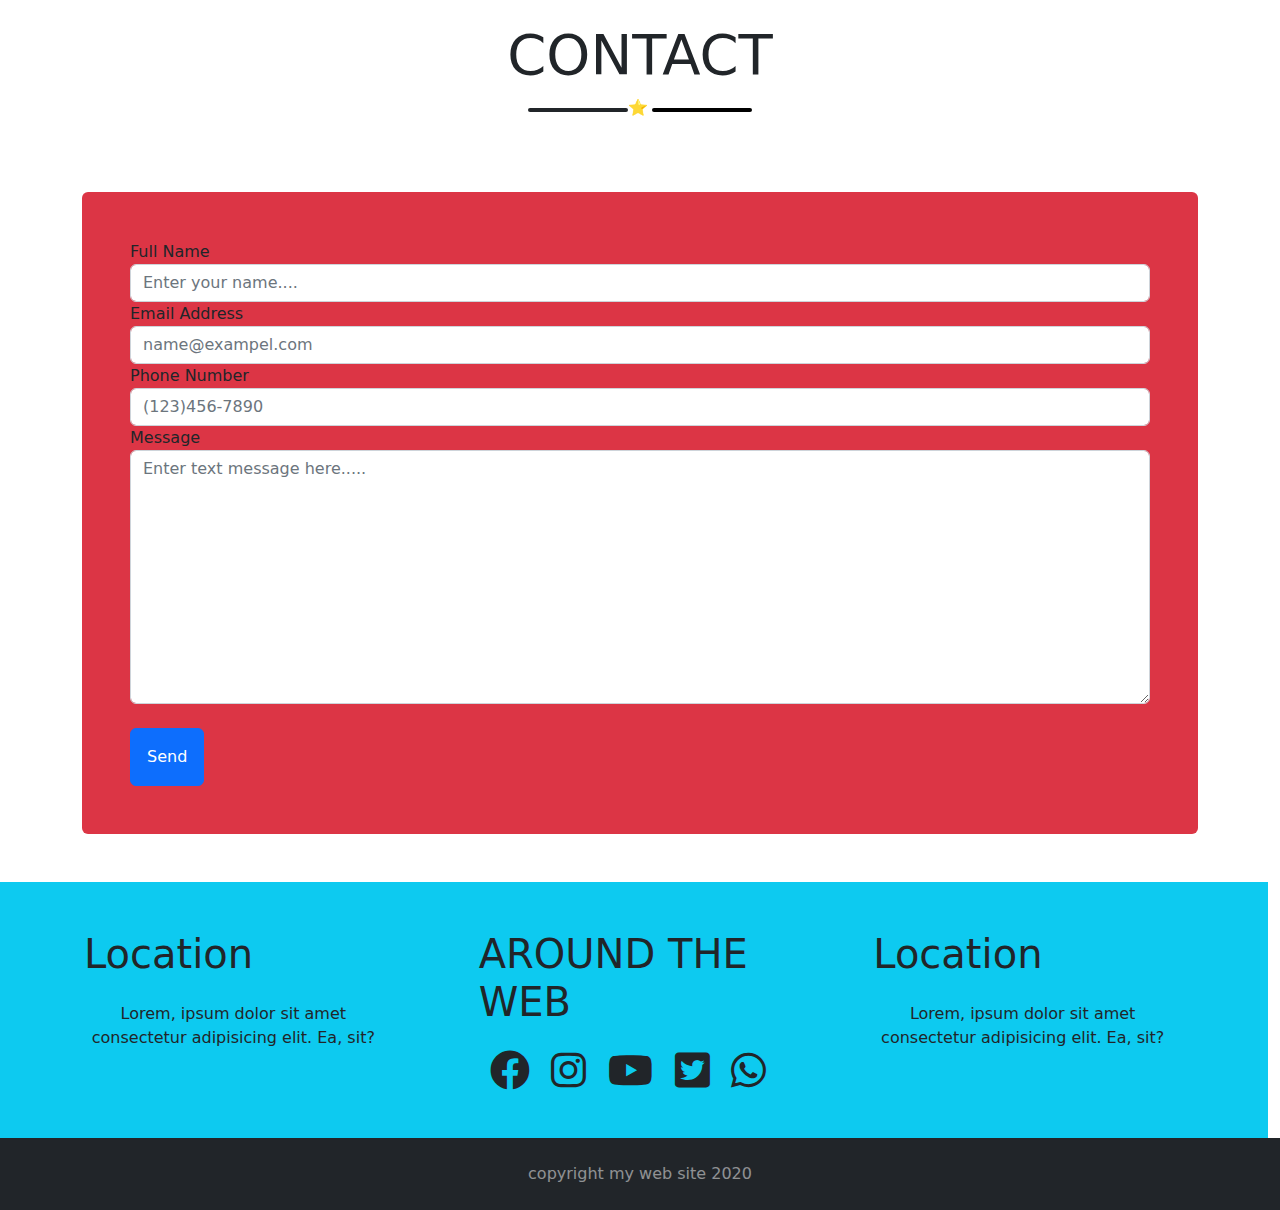
<file: projects/TP_BOOTSTRAP/index.html>
<!DOCTYPE html>
<html lang="en">
  <head>
    <meta charset="UTF-8" />
    <meta http-equiv="X-UA-Compatible" content="IE=edge" />
    <meta name="viewport" content="width=device-width, initial-scale=1.0" />
    <title>TP2 Bootstrap</title>
    <link rel="icon" type="image/x-icon" href="assets/favicon.ico" />
    <link rel="stylesheet" href="./css/bootstrap.min.css" />
    <link rel="stylesheet" href="./css/all.min.css" />
    <link rel="stylesheet" href="./css/main.css" />
  </head>
  <body>
    <nav class="navbar navbar-expand-lg bg-secondary fixed-top">
      <a href="#" class="navbar-brand p-3">START BOOTSTRAP</a>
      <button
        class="navbar-toggler text-uppercase font-weight-bold text-white rounded p-3"
        type="button"
        data-bs-toggle="collapse"
        data-bs-target="#ii"
        aria-controls="navbarResponsive"
        aria-expanded="false"
        aria-label="Toggle navigation"
      >
        <i class="fas fa-bars"></i>
      </button>
      <div class="collapse navbar-collapse justify-content-between" id="ii">
        <ul
          class="navbar-nav justify-content-lg-between justify-content-center w-50 mx-auto m-lg-0"
        >
          <li class="nav-item">
            <a href="#" class="nav-link btn btn-outline-info px-4 mb-3 m-lg-0"
              >Home</a
            >
          </li>
          <li class="nav-item">
            <a
              href="#prot"
              class="nav-link btn btn-outline-info px-4 mb-3 m-lg-0"
              >Portfolio</a
            >
          </li>
          <li class="nav-item">
            <a
              href="#cont"
              class="nav-link btn btn-outline-info px-4 mb-3 m-lg-0"
              >contact</a
            >
          </li>
          <li class="nav-item">
            <a
              href="#abou"
              class="nav-link btn btn-outline-info px-4 mb-3 m-lg-0"
              >About</a
            >
          </li>
        </ul>
        <div class="search d-flex justify-content-center">
          <input type="text" name="" id="" class="form-control-sm" />
          <input type="button" value="Search" class="btn btn-primary btn-sm" />
        </div>
      </div>
    </nav>
    <section class="c1 bg-danger p-5">
      <div class="pt-5">
        <img class="mb-3" src="./assets/img/avataaars.svg" alt="" />
        <h1 class="text-uppercase text-black-50">Start bootsrap</h1>
        <span></span>
        <p class="text-black-50">Ghraphic-Web Desigin-ilustrator</p>
      </div>
    </section>
    <section class="" id="prot">
      <div
        class="p-4 d-flex justify-content-center align-items-center flex-column"
      >
        <h2 class="text-uppercase">portfolio</h2>
        <span></span>
      </div>
      <div class="row container mx-auto">
        <div class="p-4 col-lg-4 col-md-6">
          <img
            src="./assets/img/portfolio/cabin.png"
            class="w-100 h-100 rounded"
          />
        </div>
        <div class="p-4 col-lg-4 col-md-6">
          <img
            src="./assets/img/portfolio/cake.png"
            class="w-100 h-100 rounded"
          />
        </div>
        <div class="p-4 col-lg-4 col-md-6">
          <img
            src="./assets/img/portfolio/circus.png"
            class="w-100 h-100 rounded"
          />
        </div>
        <div class="p-4 col-lg-4 col-md-6">
          <img
            src="./assets/img/portfolio/submarine.png"
            class="w-100 h-100 rounded"
          />
        </div>
        <div class="p-4 col-lg-4 col-md-6">
          <img
            src="./assets/img/portfolio/game.png"
            class="w-100 h-100 rounded"
          />
        </div>
        <div class="p-4 col-lg-4 col-md-6">
          <img
            src="./assets/img/portfolio/game.png"
            class="w-100 h-100 rounded"
          />
        </div>
      </div>
    </section>
    <section class="c3 bg-danger p-4" id="abou">
      <div
        class="p-4 d-flex justify-content-center align-items-center flex-column"
      >
        <h1 class="text-uppercase text-black-50">about</h1>
        <span></span>
        <div class="parag w-50">
          <p class="me-5 w-50 text-center">
            Lorem ipsum dolor sit amet consectetur adipisicing elit. Illo neque
            tempora, fuga ea est itaque ipsum veniam eius possimus incidunt!
          </p>
          <p class="w-50 text-center">
            Lorem ipsum dolor sit amet consectetur adipisicing elit. Illo neque
            tempora, fuga ea est itaque ipsum veniam eius possimus incidunt!
          </p>
        </div>
        <div class="btn btn-outline-dark mt-4">Free Download</div>
      </div>
    </section>
    <section id="cont">
      <div
        class="mt-5 p-4 d-flex justify-content-center align-items-center flex-column"
      >
        <h2 class="text-uppercase display-4">contact</h2>
        <span></span>
      </div>
      <div class="container mt-5">
        <form action="" class="container-fluid bg-danger rounded p-5">
          <label for="" class="text-capitalize d-block form-lab"
            >full Name</label
          >
          <input
            type="text"
            placeholder="Enter your name...."
            class="d-block form-control"
          />
          <label for="" class="text-capitalize d-block form-lab"
            >email address</label
          >
          <input
            type="email"
            placeholder="name@exampel.com"
            class="d-block form-control"
          />
          <label for="" class="text-capitalize d-block form-lab"
            >phone number</label
          >
          <input
            type="number"
            placeholder="(123)456-7890"
            class="d-block form-control"
          />
          <label for="" class="text-capitalize d-block form-lab">message</label>
          <textarea
            name=""
            id=""
            rows="10"
            class="form-control"
            placeholder="Enter text message here....."
          ></textarea
          >
          <input
            type="submit"
            value="Send"
            class="p-3 rounded mt-4 btn btn-primary"
          />
        </form>
      </div>
    </section>
    <section class="w-100 bg-info px-5 mt-5 row">
      <div class="col-4 p-5">
        <h1 class="mb-4">Location</h1>
        <p class="text-center">
          Lorem, ipsum dolor sit amet consectetur adipisicing elit. Ea, sit?
        </p>
      </div>
      <div class="col-4 p-5">
        <h1 class="mb-4">AROUND THE WEB</h1>
        <div class="icons w-100 d-flex flex-row fs-1 justify-content-around">
          <i class="fa-brands fa-facebook"></i>
          <i class="fa-brands fa-instagram"></i>
          <i class="fa-brands fa-youtube"></i>
          <i class="fa-brands fa-square-twitter"></i>
          <i class="fa-brands fa-whatsapp"></i>
        </div>
      </div>
      <div class="col-4 p-5">
        <h1 class="mb-4">Location</h1>
        <p class="text-center">
          Lorem, ipsum dolor sit amet consectetur adipisicing elit. Ea, sit?
        </p>
      </div>
    </section>
    <main class="bg-dark text-center text-white-50 p-4">
      copyright my web site 2020
    </main>
    <script src="./js/bootstrap.bundle.min.js"></script>
    <!-- <script src="./js/jquery-3.6.0.js"></script> -->
  </body>
</html>
</file>
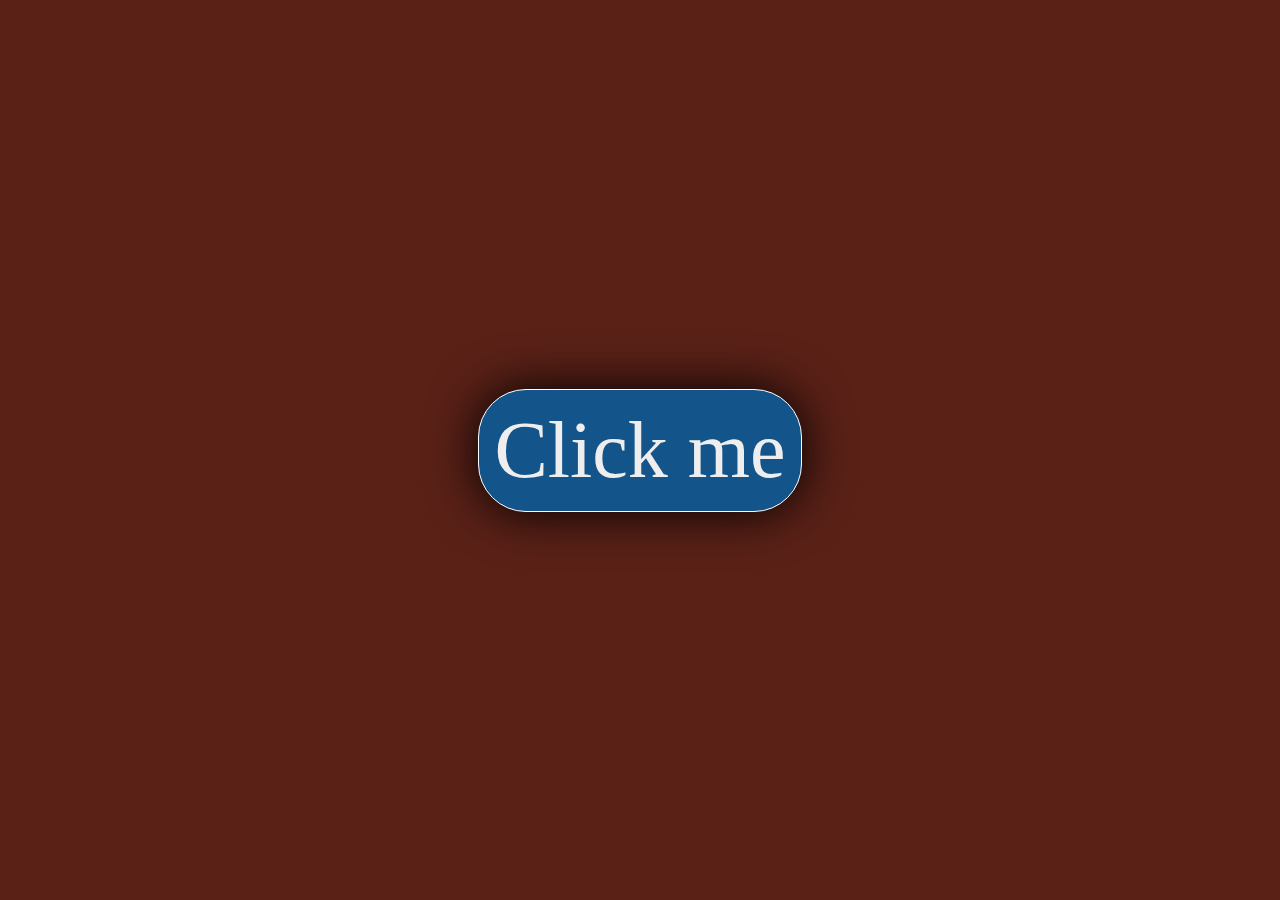
<file: projects/Floating Challenge/i.html>
<!DOCTYPE html>
<html lang="en">
  <head>
    <meta charset="UTF-8" />
    <meta http-equiv="X-UA-Compatible" content="IE=edge" />
    <meta name="viewport" content="width=device-width, initial-scale=1.0" />
    <title>Document</title>
    <style>
      * {
        margin: 0;
        padding: 0;
      }
      article {
        display: grid;
        place-items: center;
        position: absolute;
        background-color: rgb(90, 33, 23);
        height: 100vh;
        width: 100%;
      }
      article a {
        font-size: 5em;
        text-decoration: none;
        background-color: #13558b;
        border-radius: 0.6em;
        padding: 15px;
        color: #eee;
        border: 1px solid white;
        box-shadow: 0 0 50px black;
        cursor: pointer;
        animation: scale 0.4s linear infinite alternate;
      }
      @keyframes scale {
        0% {
          transform: scale(1);
        }
        0% {
          transform: scale(1.1);
        }
      }
      article span:checked {
        opacity: 0;
      }
    </style>
  </head>
  <body>
    <article><a href="./index1.html">Click me</a></article>
  </body>
</html>
</file>
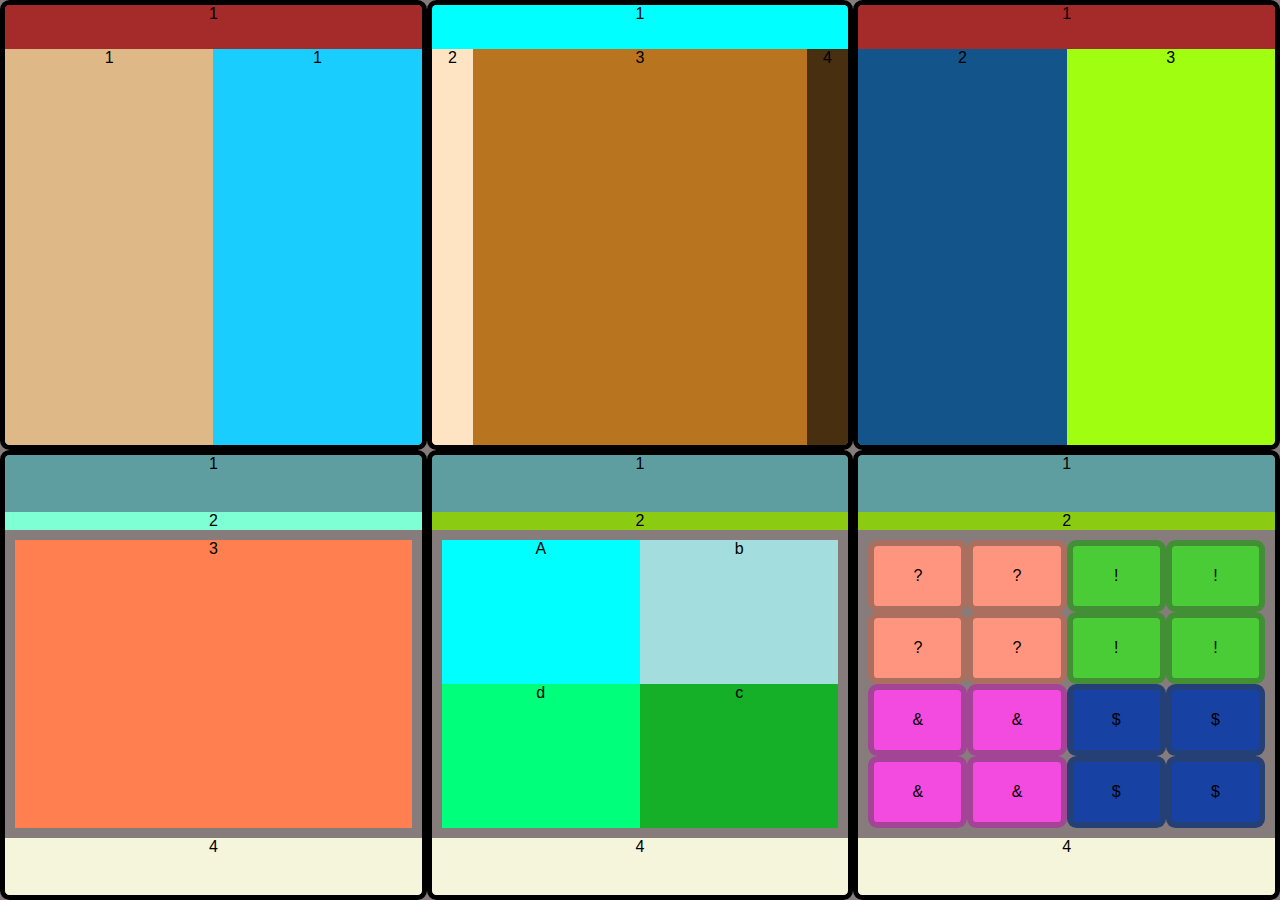
<file: projects/Floating Challenge/index1.html>
<!DOCTYPE html>
<html lang="en">
  <head>
    <meta charset="UTF-8" />
    <meta http-equiv="X-UA-Compatible" content="IE=edge" />
    <meta name="viewport" content="width=device-width, initial-scale=1.0" />
    <link rel="stylesheet" href="main1.css" />
  </head>
  <body>
  
    <section id="one">
      <div>1</div>
      <div>1</div>
      <div>1</div>
    </section>
    <section id="two">
      <div>1</div>
      <div>2</div>
      <div>3</div>
      <div>4</div>
    </section>
    <section id="three">
      <div>1</div>
      <div>2</div>
      <div>3</div>
    </section>
    <section id="four">
      <div>1</div>
      <div>2</div>
      <div>3</div>
      <div>4</div>
    </section>
    <section id="five">
      <div>1</div>
      <div>2</div>
      <div id="par">
        <div>A</div>
        <div>b</div>
        <div>c</div>
        <div>d</div>
      </div>
      <div>4</div>
    </section>
    <section id="six">
      <div>1</div>
      <div>2</div>
      <div id="par">
        <div id="chi1">
          <div>?</div>
          <div>?</div>
          <div>?</div>
          <div>?</div>
        </div>
        <div id="chi2">
          <div>!</div>
          <div>!</div>
          <div>!</div>
          <div>!</div>
        </div>
        <div id="chi3">
          <div>&</div>
          <div>&</div>
          <div>&</div>
          <div>&</div>
        </div>
        <div id="chi4">
          <div>$</div>
          <div>$</div>
          <div>$</div>
          <div>$</div>
        </div>
      </div>
      <div>4</div>
    </section>
  </body>
</html>
</file>
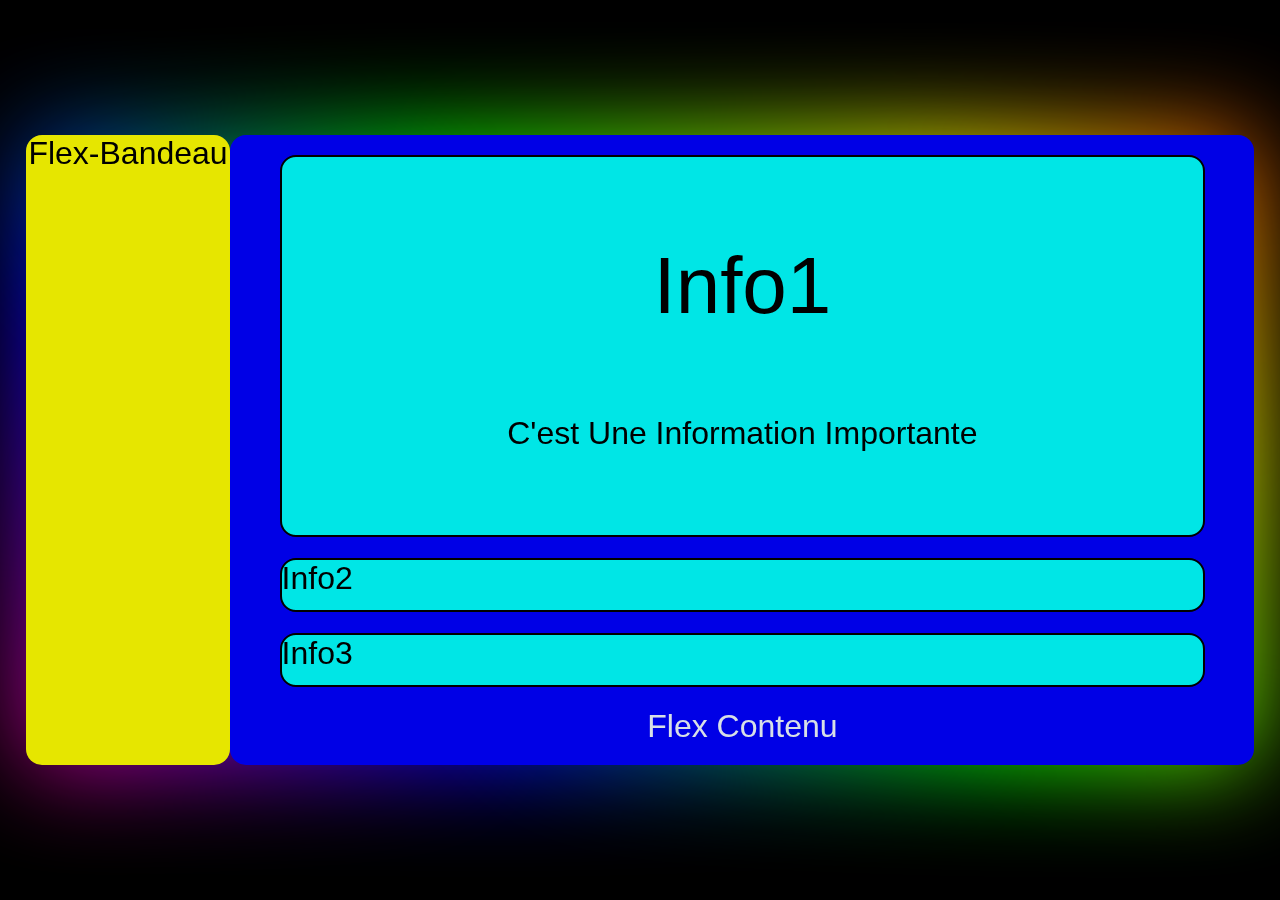
<file: projects/TP2_CSS/index1.html>
<!DOCTYPE html>
<html lang="en">
  <head>
    <meta charset="UTF-8" />
    <meta http-equiv="X-UA-Compatible" content="IE=edge" />
    <meta name="viewport" content="width=device-width, initial-scale=1.0" />
    <title>TP FLEX</title>
    <style>
      * {
        margin: 0;
        padding: 0;
        font-family: Verdana, Geneva, Tahoma, sans-serif;
        text-transform: capitalize;
      }
      body {
        position: relative;
        overflow: hidden;
        background-color: black;
      }
      .no {
        display: flex;
        justify-content: center;
        align-items: center;
        height: 100vh;
        opacity: .9;
      }
      .part {
        width: 100%;
        height: 70%;
        display: flex;
        
        justify-content: center;
        background-color: transparent;
      }
      .part:before{
        content: "";
        position: absolute;
        left: 50%;
        top: 50%;
        transform: translate(-50%, -50%);
        background: linear-gradient(
          45deg,
          #fb0094,
          #0000ff,
          #00ff00,
          #ffff00,
          #ff0000,
          #fb0094,
          #0000ff,
          #00ff00,
          #ffff00,
          #ff0000,
          aqua,
          purple

        );
        background-size: 400%;
        width: calc(96% + 4px);
        height: calc(70% + 4px);
        z-index: -1;
        border-radius: 0.7rem;
        animation: steam 20s linear infinite;
        filter: blur(50px);
      }

      @keyframes steam {
        0% {
          background-position: 0 0;
        }
        50% {
          background-position: 600%;
        }
        100% {
          background-position: 0 0;
        }
      }

      .part * {
        border-radius: 1em;
      }
      .child1 {
        display: flex;
        justify-content: center;
        width: 16%;
        height: 100%;
        background-color: yellow;
      }
      .child2 {
        width: 80%;
        height: 100%;
        background-color: blue;
        display: flex;
        flex-direction: column;
        justify-content: space-evenly;
        align-items: center;
      }
      .info1 {
        width: 90%;
        background-color: aqua;
        height: 60%;
        border: 2px solid black;
      }
      .child2 .info2,
      .child2 .info3 {
        width: 90%;
        height: 8%;
        border: 2px solid black;
        background-color: aqua;
      }
      .child2 > span {
        color: aliceblue;
      }
      span {
        font-size: 2rem;
      }
      .info1 {
        display: flex;
        flex-direction: column;
        align-items: center;
        justify-content: space-evenly;
      }
      .info1 span:nth-child(1) {
        font-size: 5em;
      }
    </style>
  </head>
  <body>
    <div class="no">
      <div class="part">
        <div class="child1">
          <span>flex-bandeau</span>
        </div>
        <div class="child2">
          <div class="info1">
            <span>info1</span>
            <span>c'est une information importante </span>
          </div>
          <div class="info2"><span>info2</span></div>
          <div class="info3"><span>info3</span></div>
          <span>Flex contenu</span>
        </div>
      </div>
    </div>
  </body>
</html>
</file>
<file: css/main.css>
:root {
  --color1: #12eaea;
  --color2: #00008b;
  /* --color1: #006233;
  --color2: #c1272d; */
}
* {
  margin: 0;
  padding: 0;
  box-sizing: border-box;
  font-family: Verdana, Arial, Helvetica, sans-serif;
  scroll-behavior: smooth;
}
body {
  overflow-x: hidden;
}
html::-webkit-scrollbar {
  width: 1rem;
}

html::-webkit-scrollbar-track {
  background: #fff;
}

html::-webkit-scrollbar-thumb {
  background: radial-gradient(var(--color1), var(--color2));
  border-radius: 10px;
}
/* cursor*/
.cursor {
  display: block;
  position: fixed;
  z-index: 999;
  width: 40px;
  aspect-ratio: 1;
  border: 5px solid cyan;
  box-shadow: 0 0 10px black, inset 0 0 10px black;
  border-radius: 50%;
  transform: translate(-50%, -50%);
  pointer-events: none;
}
.cursor.glow {
  width: 10px;
  background-color: white;
  transition: 0.75s linear;
  z-index: 99;
  box-shadow: 0 0 10px 5px #fff, 0 0 30px 10px #f0f, 0 0 50px 25px #0ff;
}
/* loading */
#loader {
  display: grid;
  place-items: center;
  position: fixed;
  width: 100%;
  min-height: 100vh;
  background-color: black;
  z-index: 9999;
}
#loader span {
  position: relative;
  overflow: hidden;
  color: aliceblue;
  font-size: 6em;
  letter-spacing: 8px;
}
#loader span::before {
  content: "";
  position: absolute;
  width: 100%;
  height: 30%;
  top: -50%;
  background-color: rgb(255, 255, 255);
  border-radius: 0.4em;
  mix-blend-mode: difference;
  animation: slide-down linear infinite;
}
#loader span::after {
  content: "";
  position: absolute;
  width: 10%;
  height: 100%;
  left: -50%;
  background-color: rgb(255, 255, 255);
  border-radius: 0.4em;
  mix-blend-mode: difference;
  animation: slide-left 1s linear infinite;
}
@keyframes slide-down {
  0% {
    top: -50%;
  }
  100% {
    top: 110%;
  }
}
@keyframes slide-left {
  0% {
    left: -40%;
  }
  50% {
    animation-delay: 5s;
  }
  100% {
    left: 100%;
  }
}
/* Progress Bar */
.slide {
  position: fixed;
  top: 0;
  height: 6px;
  z-index: 1000;
  width: 100%;
}
.slide .right {
  position: absolute;
  border-radius: 40px;
  height: inherit;
  left: 50%;
  background: linear-gradient(-90deg, var(--color2), var(--color1));
}
.slide .left {
  position: absolute;
  border-radius: 40px;
  right: 50%;
  height: inherit;
  background: linear-gradient(90deg, var(--color2), var(--color1));
}
.slide .center {
  position: absolute;
  width: 20px;
  left: 50%;
  aspect-ratio: 1;
  border: 3px solid white;
  background: var(--color1);
  transform: translate(-50%, -50%);
  border-radius: 50%;
}
/* Arrow to top */
.totop {
  position: fixed;
  width: 4rem;
  display: grid;
  place-items: center;
  aspect-ratio: 1;
  border-radius: 50%;
  right: 50px;
  bottom: 0px;
  box-shadow: 0 0 10px 1px black;
  visibility: hidden;
  opacity: 0;
  background: radial-gradient(
    #000,
    var(--color2),
    var(--color1),
    var(--color1)
  );
  z-index: 100;
  transition: 0.5s;
}
.totop a {
  text-decoration: none;
  font-size: 2rem;
  color: #ccc;
  animation: mov1 1s 1s ease-in-out infinite;
}
@keyframes mov1 {
  0% {
    transform: translateY(0);
  }
  25% {
    transform: translateY(-20%);
  }
  50% {
    transform: translateY(-5%);
  }
  70% {
    transform: translateY(-20%);
  }
  100% {
    transform: translateY(0);
  }
}
.totop.show {
  visibility: visible;
  opacity: 1;
  bottom: 50px;
}
.totop.glow {
  box-shadow: 0 0 10px 5px #fff, 0 0 30px 10px #f0f, 0 0 50px 25px #0ff;
}
/* Navigation Bar */
nav {
  position: fixed;
  top: 20px;
  left: 20px;
  bottom: 20px;
  width: 300px;
  background-color: var(--color1);
  border-radius: 10px;
  padding: 60px 20px;
  box-shadow: 0 0 20px 1px black, inset 0 0 7px 2px var(--color2),
    inset 0 0 10px 2px #000000;
  z-index: 100;
  visibility: hidden;
  opacity: 0;
  transition: 0.4s ease-in-out;
}
nav.active {
  visibility: visible;
  opacity: 1;
}
nav .con {
  display: flex;
  flex-direction: column;
}
nav .con a {
  display: grid;
  grid-template-columns: 30% auto;
  color: #000;
  min-height: 50px;
  margin-top: 40px;
  padding: 10px;
  text-decoration: none;
  border: 2px solid #fff;
  border-radius: 15px;
}
nav .con a:hover {
  background-color: #14153440;
  color: var(--color2);
  border-color: var(--color2);
}
nav .con a.active {
  background-color: var(--color2);
  color: #fff;
  border-color: black;
}

nav .con a .icon {
  margin: 0 15px;
  font-size: 2rem;
}
nav .con a .title {
  position: relative;
  font-weight: bold;
  font-size: 1.5rem;
  line-height: 2;
  text-align: center;
}
nav .con a .title::before {
  content: "";
  position: absolute;
  width: 5px;
  height: 50%;
  transform: translateY(50%);
  left: 10px;
  border-radius: 20px;
  background-color: #fff;
}
nav .con a.active .title::before {
  background-color: var(--color1);
}
/* Toggler */
.toggle {
  position: fixed;
  display: flex;
  align-items: center;
  justify-content: center;
  background-color: var(--color2);
  width: 50px;
  aspect-ratio: 1;
  border-radius: 10px;
  top: 20px;
  left: 20px;
  z-index: 110;
  cursor: pointer;
  transition: 0.3s;
}
.toggle svg {
  position: absolute;
  font-size: 2rem;
  color: #ccc;
  display: none;
}
.toggle.active {
  box-shadow: 2px 1px 10px black;
  left: calc(20px + 300px / 2);
  top: 40px;
  transform: translateX(-50%);
  background-color: #e34023;
  transition: 0.5s;
}
.toggle svg.close,
.toggle.active svg.open {
  display: none;
}
.toggle svg.open,
.toggle.active svg.close {
  display: block;
}
/* section 1*/
.c1 {
  position: relative;
  background-image: url(../img/code.jpg);
  background-size: 200% 150%;
  background-attachment: fixed;
  display: grid;
  place-items: center;
  grid-template-columns: 60% 40%;
  min-height: 100vh;
}
.waves {
  position: absolute;
  left: 0;
  bottom: -4px;
  width: 100%;
  height: 250px;
  background: url(../img/wave.png) no-repeat;
  filter: drop-shadow(0 -2px 1px var(--color1));
  background-size: 200% 100%;
  background-position-y: 100px;
}
.waves.wave1 {
  bottom: -5px;
  animation: wave2 20s linear infinite alternate;
  z-index: 10;
}
.waves.wave2 {
  opacity: 0.8;
  bottom: 5px;
  z-index: 5;
  animation: wave1 17s 2s linear infinite alternate;
}
.waves.wave3 {
  opacity: 0.6;
  z-index: 3;
  bottom: 10px;
  animation: wave2 13s 3s linear infinite alternate;
}
.waves.wave4 {
  opacity: 0.4;
  z-index: 2;
  bottom: 15px;
  animation: wave1 7s 4s linear infinite alternate;
}
@keyframes wave1 {
  0% {
    background-position-x: 0;
  }
  100% {
    background-position-x: 100%;
  }
}
@keyframes wave2 {
  0% {
    background-position-x: 100%;
  }
  100% {
    background-position-x: 0;
  }
}
.c1 .image {
  height: 100vh;
  z-index: 4;
}
.c1 img {
  width: 100%;
  height: 100%;
}
.c1 .info {
  font-size: 1.3rem;
  text-transform: uppercase;
  z-index: 50;
  width: 60%;
  /* padding: 30px;
background-color: #ffffff30;
border: 2px solid #000;
border-radius: 10px; */
}
.c1 .info span {
  color: white;
  -webkit-text-stroke: 1px black;
  font-weight: 400;
  letter-spacing: 4px;
}
.c1 .info h1 {
  font-size: 3rem;
  font-weight: 700;
  letter-spacing: 3px;
  white-space: nowrap;
  overflow: hidden;
  width: 0;
  background: -webkit-linear-gradient(left, var(--color1), var(--color2));
  background-clip: text;
  -webkit-background-clip: text;
  -webkit-text-stroke: 1px #eee;
  -webkit-text-fill-color: transparent;
  border-right: 7px solid;
  margin: 20px 0;
  animation: pop 0.6s infinite, type 5s 4s steps(19) forwards;
}
@keyframes type {
  to {
    width: 720px;
  }
}
@keyframes pop {
  from {
    border-right-color: #fff;
  }
  to {
    border-right-color: transparent;
  }
}
@media (max-width: 1200px) {
  .c1 .info h1 {
    animation: none;
    white-space: normal;
    border: none;
    width: fit-content;
  }
}
.c1 .info p {
  text-transform: capitalize;
  font-size: 1.4rem;
  color: #fff;

  margin-bottom: 50px;
}
.c1 .info button {
  padding: 15px 20px;
  border-radius: 10px;
  transition: 1s;
  background: linear-gradient(
    45deg,
    var(--color2),
    var(--color1),
    var(--color2)
  );
  background-size: 200%;
  border: 3px solid var(--color1);
  box-shadow: 0 0 10px 0px;
}
.c1 .info button a {
  text-decoration: none;
  font-size: 1.4rem;
  font-weight: 400;
  color: var(--color2);
  text-shadow: 1px 1px 0px black;
}
.c1 .info button:hover {
  background-position-x: 95%;
  transform: scale(1.2);
}
.c1 .info .icons {
  display: flex;
  margin-top: 60px;
  max-width: 100%;
  justify-content: space-evenly;
}
.c1 .info .icons a {
  display: flex;
  flex-direction: column;
  justify-content: space-between;
  align-items: center;
  font-size: 1rem;
  width: 100%;
  text-decoration: none;
  text-transform: capitalize;
  -webkit-text-stroke: 0.3px #fff;
}
.c1 .info .icons a:nth-child(1) {
  color: #1877f2;
}
.c1 .info .icons a:nth-child(2) {
  color: #e1306c;
}
.c1 .info .icons a:nth-child(3) {
  color: #ff0000;
}
.c1 .info .icons a:nth-child(4) {
  color: #25d366;
}
.c1 .info .icons a svg {
  background: rgba(255, 255, 255, 0.307);
  border-radius: 50%;
  box-shadow: 0 4px 30px rgba(0, 0, 0, 0.1);
  backdrop-filter: blur(3px);
  -webkit-backdrop-filter: blur(2px);
  border: 1px solid rgba(255, 255, 255, 0.66);
  transition: 0.4s;
  padding: 7px;
  font-size: 2.5rem;
  margin-bottom: 10px;
}
.c1 .info .icons a:hover svg {
  transform: scale(1.3);
}
/* section 2 */
section > h1::after {
  content: "";
  position: absolute;
  width: 300px;
  height: 5px;
  bottom: -10px;
  left: 50%;
  transform: translateX(-50%);
  border-radius: 50px;
  background: linear-gradient(
    to right,
    var(--color1),
    var(--color2),
    var(--color1)
  );
  background-size: 200%;
  animation: m 1s linear infinite alternate;
}
@keyframes m {
  0% {
    background-position: left;
  }
  100% {
    background-position-x: right;
  }
}
.c2 .pic {
  background: linear-gradient(to right, var(--color1), var(--color2));
  width: 80%;
}
.c2 .skills div {
  display: inline-block;
  margin-right: 20px;
  margin-bottom: 20px;
  padding: 0 10px;
  border: 3px solid;
  border-radius: 8px;
  font-weight: 500;
  letter-spacing: 1px;
  line-height: 2;
  background-color: #ddd;
  text-decoration: none;
  text-transform: uppercase;
  transition: 0.6s;
  box-shadow: 0 0 10px rgba(0, 0, 0, 0.174);
}
.c2 .skills div:nth-child(2n):hover {
  background: var(--color1);
  color: #fff;
}
.c2 .skills div:nth-child(2n + 1):hover {
  background: var(--color2);
  color: #fff;
}
.c2 .img .text {
  position: absolute;
  top: 50%;
  left: 50%;
  transform: translate(-50%, -150%);
  color: #f5f5f5;
}
.c2 .img .text svg {
  rotate: -90deg;
}
/* section 3 */
.c3 {
  background: var(--color1);
}
.c3 .works .card {
  border-radius: 20px;
}
.c3 .works .card .content {
  position: absolute;
  background-color: var(--color2);
  width: 100%;
  height: 100%;
  color: #fff;
  opacity: 0;
  transition: 0.45s ease-in-out;
}
.c3 .works .card .content a {
  padding: 10px 15px;
  border-radius: 30px;
  text-decoration: none;
  color: #fff;
  font-size: 18px;
  border: 2px solid var(--color1);
  font-weight: 500;
  transition: 0.6s;
}
.c3 .works .card a:hover {
  background-color: var(--color1);
}
.c3 .works .card img {
  width: 100%;
  height: 100%;
  transition: 0.25s;
}
.c3 .works .card:hover img {
  transform: scale(1.2);
}
.c3 .works .card:hover .content {
  opacity: 1;
}
/* section 4 */
.c4 .contact {
  border-radius: 20px;
  background: #9090909e;
}
.c4 .contact div {
  background-color: #ccc;
  transition-duration: 0.7s;
  box-shadow: 0 0 20px black;
  word-break: break-all;
}
.c4 .contact div:hover {
  background-color: var(--color2);
  color: white;
}
.c4 .contact div:last-child:hover {
  background-color: var(--color1);
  color: white;
}
/* footer */
.footer {
  min-height: 100vh;
  position: relative;
  margin-top: 220px;
  background-color: #000;
}
.footer .waves {
  top: -250px;
  filter: invert(100%) hue-rotate(237deg);
}
.footer .footer-links li {
  text-align: center;
  list-style: none;
  margin: 20px 0;
}
.footer .social-icons {
  display: flex;
  justify-content: space-evenly;
  font-size: 2.5rem;
  list-style: none;
}
@media screen and (max-width: 990px) {
  nav {
    left: 0;
    top: 0;
    width: 100%;
    height: min-content;
    border-radius: 0 0 20px 20px;
  }
  nav.active svg {
    display: none;
  }
  nav a .title {
    left: -20%;
  }

  .toggle {
    left: 100%;
    transform: translateX(-150%);
  }
  .toggle.active {
    left: 50%;
    top: 20px;
  }

  .c1 {
    display: flex;
    background-size: cover;
    flex-direction: column;
    background-attachment: fixed;
  }
  .waves {
    background-size: 400% 100%;
  }
  .c1 .info {
    display: flex;
    flex-direction: column;
    align-items: center;
    width: 100%;
    text-align: center;
    order: 2;
    padding: 10px;
    background-color: #ffffff40;
    border: 2px solid #000;
    border-radius: 10px;
    margin-bottom: 200px;
  }
  .c1 .info .icons {
    width: 100%;
  }
  .c1 .image {
    height: 60vh;
    border: 3px solid var(--color1);
    border-bottom: none;
    border-radius: 20%;
    background-color: var(--color2);
    padding: 0 40px;
    padding-top: 30px;
    margin-top: 50px;
  }
  .c1 .info button {
    width: fit-content;
    z-index: 30;
  }
  .c1 .info .icons * {
    font-size: 1rem;
  }

  .c2 .img .text svg {
    rotate: -180deg;
  }
}
</file>
<file: projects/Floating Challenge/main.css>
* {
  margin: 0;
  padding: 0;
  box-sizing: border-box;
  font-family: sans-serif;
  scroll-behavior: smooth;
}
body {
  background: radial-gradient(closest-side, #171d20, #28c5d3, #0b0606);
  background-attachment: fixed;
  height: 100vh;
}

section {
  border: 5px solid rgba(240, 234, 234, 0.54);
  border-radius: 0.7em;
  margin: 300px 50px 300px 50px;
  background-color: #00eaff7b;
  overflow: hidden;
  box-shadow: 0 0 100px 1px rgb(18, 233, 241);
}
div {
  transition: 0.5s;
  border-radius: 0.4em;
  font-size:30px;
  text-align: center;
}
div:hover {
  opacity: 0.4;
}
nav {
  position: fixed;
  display: flex;
  align-items: center;
  justify-content: space-evenly;
  background-color: #13558b;
  left: 50%;
  bottom: 5px;
  z-index: 10;
  transform: translateX(-50%);
  width: 500px;
  min-height: 50px;
  border-radius: 1.5em;
  box-shadow: 0 0 100px 5px rgb(4, 15, 20);
}

nav a {
  position: relative;
  text-decoration: none;
  text-transform: uppercase;
  font-size: 1em;
  color: rgb(242, 248, 254);
  padding: 6px;
  border: 4px dotted transparent;
  border-radius: 0.4em;
  animation: none;
  transition: 0.6s;
}
 

nav a:hover {
  color: #0b0606;
  background-color: aqua;
  border: 4px dotted black;
}

/* Section 1 */
#one {
  height: 100vh;
}
#one div:nth-child(1) {
  height: 10%;
  background-color: brown;
}
#one div:nth-child(2),
#one div:nth-child(3) {
  height: 90vh;
  width: 50%;
  float: left;
}
#one div:nth-child(2) {
  background-color: burlywood;
}
#one div:nth-child(3) {
  background-color: rgba(25, 205, 255);
}

/* Section 2 */
#two {
  height: 100vh;
}
#two div:nth-child(1) {
  background-color: aqua;
  height: 10%;
}
#two div:nth-child(2),
#two div:nth-child(3),
#two div:nth-child(4) {
  float: left;
}
#two div:nth-child(2) {
  background-color: bisque;
  width: 10%;
  height: 90%;
}
#two div:nth-child(3) {
  background-color: rgb(185, 116, 31);
  width: 80%;
  height: 90%;
}
#two div:nth-child(4) {
  background-color: rgb(72, 47, 16);
  width: 10%;
  height: 90%;
}
/* Section 3 */

#three {
  height: 100vh;
}
#three div:nth-child(1) {
  height: 10%;
  background-color: brown;
}

#three div:nth-child(3),
#three div:nth-child(2) {
  width: 50%;
  height: 90%;
  float: left;
}
#three div:nth-child(2) {
  background-color: #13558b;
}
#three div:nth-child(3) {
  background-color: greenyellow;
}
/* Four */
#four {
  height: 100vh;
}
#four div:nth-child(1),
#four div:nth-child(4) {
  height: 13%;
}
#four div:nth-child(4) {
  background-color: beige;
}
#four div:nth-child(1) {
  background-color: cadetblue;
}
#four div:nth-child(3) {
  height: calc(70% - 20px);
  margin: 10px;
  background-color: coral;
}
#four div:nth-child(2) {
  height: 4%;
  background-color: aquamarine;
}
/* Five */
#five {
  height: 100vh;
}
#five div:nth-child(1),
#five div:nth-child(4) {
  height: 13%;
}
#five div:nth-child(4) {
  background-color: beige;
}
#five div:nth-child(1) {
  background-color: cadetblue;
}
#five div:nth-child(3) {
  height: calc(70% - 20px);
  margin: 10px;
  background-color: transparent;
}

#five #par div:nth-child(n) {
  width: 50%;
  height: 50%;
}
#five #par div:nth-child(1) {
  background-color: aqua;
  float: left;
}
#five #par div:nth-child(2) {
  background-color: rgb(164, 221, 221);
  float: right;
}
#five #par div:nth-child(3) {
  background-color: rgb(21, 176, 39);
  float: right;
  margin: 0;
}
#five #par div:nth-child(4) {
  background-color: rgb(0, 255, 123);
  float: left;
}

#five > div:nth-child(2) {
  height: 4%;
  background-color: rgb(139, 204, 19);
}
/* Six */
#six {
  height: 100vh;
}
#six div:nth-child(1),
#six div:nth-child(4) {
  height: 13%;
}
#six div:nth-child(4) {
  background-color: beige;
}
#six div:nth-child(1) {
  background-color: cadetblue;
}
#six div:nth-child(3) {
  height: calc(70% - 20px);
  margin: 10px;
}

#six #par #chi1 div {
  background-color: rgb(255, 148, 127);
}
#six #par #chi2 div {
  background-color: rgb(74, 204, 54);
}
#six #par #chi3 div {
  background-color: rgb(243, 74, 223);
}
#six #par #chi4 div {
  background-color: rgb(23, 66, 164);
}
#six #par #chi1 div,
#six #par #chi2 div,
#six #par #chi3 div,
#six #par #chi4 div {
  display: grid;
  place-items: center;
  border: rgba(57, 62, 53, 0.425) 6px solid;
  border-radius: 0.6em;
}
#six #par div:nth-child(n) {
  background-color: transparent;
  float: left;
  height: 50%;
  margin: 0;
  width: 50%;
}

#six > div:nth-child(2) {
  height: 4%;
  background-color: rgb(139, 204, 19);
}
</file>
<file: projects/Orange Site/css/style.css>
@import url("https://fonts.googleapis.com/css2?family=Kanit:wght@100&display=swap");
* {
  margin: 0;
  box-sizing: border-box;
  font-family: "Kanit", Arial, Helvetica, sans-serif;
  transition: 0.2s;
}
body {
  position: relative;
  background: linear-gradient(#000000e7, #808080, orange);
}

.header-con,
.header-nav {
  background-color: black;
  z-index: 12222;
}
.container,
.nav {
  display: flex;
  align-items: center;
  justify-content: space-between;
  color: white;
  margin: 0 auto;
  max-width: 940px;
}
.container ul {
  display: flex;
  list-style: none;
  padding: 5px;
}
ul li {
  margin-right: 20px;
  font-size: 14px;
  font-weight: bolder;
}
a {
  text-decoration: none;
  color: white;
  transition: 0.3s;
}
.container i:hover,
.nav i:hover {
  color: orange;
}
.container a:hover,
.nav a:hover {
  justify-content: end;
  text-decoration-line: underline;
  color: orange;
}

.container ul li i {
  position: relative;
  font-size: 2em;
  justify-content: space-between;
  margin-left: 20px;
}
#bag {
  position: absolute;
  background-color: rgb(0, 174, 255);
  padding: 5px;
  font-size: 10px;
  top: 7px;
  transform: translate(-80%, -50%);
  border-radius: 50%;
}
.header-nav {
  position: sticky;
  top: -2px;
}
.nav ul {
  display: flex;
  align-items: center;
  justify-content: space-between;
  flex-grow: 1;
  list-style: none;
}
.icon2 {
  display: flex;
  width: 20%;
  flex-direction: row-reverse;
  justify-content: space-evenly;
  font-size: 2em;
}

.foot-fix-con {
  position: fixed;
  height: 10vh;
  bottom: 0;
  background-color: #ffcc00;
  width: 100%;
  box-shadow: 0 2px 20px black;
}
.foot-fix {
  display: flex;
  justify-content: space-between;
  margin: 0 auto;
  max-width: 940px;
}
.foot-fix div {
  text-align: center;
  padding: 10px;
  cursor: pointer;
}
.foot-fix div i {
  font-size: 1.7rem;
}
.foot-fix div p {
  font-size: 1.3rem;
  font-weight: bolder;
}
.foot-fix div:hover {
  color: rgb(152, 99, 0);
  text-decoration: underline;
}
article {
  margin: 0 auto;
  max-width: 940px;
  min-height: 200vh;
}

article section > h1 {
  color: #ffcc00;
  font-size: 2.5rem;
  font-weight: bold;
  padding-top: 20px;
  margin-bottom: 20px;
}
.main1-icon {
  margin-top: 50px;
  display: flex;
  width: 100%;
  justify-content: space-evenly;
}
.main1-icon a {
  font-size: 1.5rem;
  text-align: center;
  font-weight: bold;
  color: orange;
}
.main1-icon a:hover {
  color: #876500;
  text-decoration: none;
}
.main1 .img {
  display: grid;
  margin-top: 50px;
  gap: 20px;
  grid-template-areas:
    "side h1"
    "side h2";
}
.div1 {
  grid-area: side;
  background: url(../img/fibre.jpg);
  border-radius: 0.7em;
  height: 70vh;
}
.div2 {
  background: url(../img/fibre.jpg);
  grid-area: h1;
  border-radius: 0.7em;
}
.div3 {
  background: url(../img/fibre.jpg);
  grid-area: h2;
  border-radius: 0.7em;
}
.info-con {
  height: 80vh;
  width: 100%;
  margin-bottom: 10vh;
  background-color: #000000;
}
.info {
  display: flex;
  flex-direction: column;
  justify-content: space-evenly;
  color: white;
  max-width: 940px;
  margin: 0 auto;
  background-color: black;
  padding: 20px;
}
.info > * {
  border-bottom: 1px solid white;
}
.info li:hover {
  color: orange;
  text-decoration: underline;
  cursor: pointer;
}
.info-icons * {
  display: inline;
  margin-right: 30px;
  margin-bottom: 30px;
  font-size: 1.4rem;
  font-weight: 800;
  border-radius: 50%;
}
.info-icons i {
  font-size: 2rem;
  background-color: aliceblue;
  color: black;
  padding: 5px;
}
.info-icons i:hover {
  background-color: black;
  color: white;
  cursor: pointer;
}
.info-list {
  display: flex;
}

.info-list ul {
  list-style: none;
  font-size: 1.5rem;
  text-transform: capitalize;
  font-weight: bold;
  padding: 20px;
}
.info-list h2 {
  margin-bottom: 20px;
}
.info-list ul li {
  line-height: 2;
  font-weight: 900;
  font-size: 1rem;
}
.info-more ul {
  width: 100%;
  display: flex;
  list-style: none;
  justify-content: space-between;
}
.info-more li {
  font-size: 1.4rem;
}
.copyright * {
  font-size: 1.5rem;
  padding: 20px;
}
.cart {
  display: grid;
  grid-template-columns: repeat(3, 1fr);
}
.cart1 {
  position: relative;
  display: flex;
  flex-direction: column;
  align-items: center;
  border-radius: 1em;
  background-color: #624e28b0;
  padding: 20px;
  margin: 20px 10px;
  transition: 1s;
}
.cart1::before {
  content: "";
  position: absolute;
  left: -2px;
  top: -2px;
  background: linear-gradient(to bottom, orange, black);
  border-radius: 1em;
  z-index: -11;
  width: calc(100% + 3px);
  height: calc(100% + 3px);
  animation: scale 1s infinite linear alternate;
}
.cart1::after {
  content: "";
  position: absolute;
  left: -2px;
  top: -2px;
  background: linear-gradient(to bottom, orange, black);
  border-radius: 1em;
  z-index: -1;
  width: calc(100% + 5px);
  height: calc(100% + 5px);
}

@keyframes scale {
  from {
    transform: scale(.95);
  }
  to {
    transform: scale(1);
  }
}
.cart1::before {
  filter: blur(25px);
}
.cart1:hover {
  background-color: rgba(255, 255, 255, 0.822);
}
.cart1 img {
  width: 200px;
  height: 400px;
}
.cart1 img:hover {
  width: 200px;
  height: 400px;
  transform: scale(1.1);
}

.cart p:nth-child(1) {
  background-color: #ffcc00;
}
.cart .nn {
  position: relative;
  display: flex;
  justify-content: center;
  align-items: center;
  font-size: 1.2rem;
  font-weight: 600;
  padding-left: 10px;
  background-color: green;
  height: 40px;
  width: 100px;
  border-radius: 0.2rem;
}
.cart .nn::before {
  content: "";
  position: absolute;
  border: 20px solid;
  top: 0;
  left: -1px;
  transform: translate(-100%);
  border-color: transparent green transparent transparent;
}
.cart .nn::after {
  content: "";
  position: absolute;
  background-color: aliceblue;
  height: 6px;
  aspect-ratio: 1;
  border-radius: 50%;
  top: 50%;
  left: 10px;
  transform: translate(-50%, -50%);
}
.cart h3 {
  font-size: 2rem;
}
.cart button {
  background-color: #000000;
  color: azure;
  font-size: 2rem;
  border-radius: 0.7rem;
  transition: all 0.3s;
  padding: 10px;
  font-weight: 700;
  color: gray;
  cursor: pointer;
}
.cart button:hover {
  transform: scale(1.1);
  font-weight: 700;
  color: aliceblue;
  text-shadow: 0 0 10px white;
}
.cart .prix {
  font-size: 2.5rem;
  font-weight: 800;
  color: orange;
  text-shadow: 1px 1px black;
}
.tv {
  display: flex;
  width: 100%;
  color: white;
  flex-wrap: wrap;
  justify-content: space-between;
}
.tv div {
  display: flex;
  padding: 20px;
  width: 30%;
  flex-direction: column;
  justify-content: center;
  align-items: flex-start;
  background-color: #000000;
  border-radius: 0.7rem;
}
.tv h3 {
  font-size: 2rem;
}

.tv img {
  transform: translateX(-10%);
}
.tv p {
  font-size: 2rem;
  font-weight: bolder;
  color: orange;
}
.tv button {
  font-size: 1.5rem;
  color: white;
  font-weight: 800;
  background-color: #000000;
  border: 3px solid white;
  cursor: pointer;
}
.tv button:hover {
  font-size: 1.5rem;
  color: black;
  font-weight: 600;
  background-color: white;
  border: 3px solid black;
}
.main4 .game {
  display: flex;
  justify-content: flex-start;
}
.main4 .game div {
  display: flex;
  flex-direction: column;
  align-items: flex-start;
  background-color: #000000;
  color: white;
  margin-right: 15px;
  height: 50vh;
  width: min-content;
}
.main4 .game div div {
  font-size: 1.5rem;
  font-weight: bolder;
  justify-content: space-between;
  padding: 20px;
  width: 100%;
}
.main4 .game div div p {
  font-size: 1rem;
}
.main4 .game div div button {
  font-size: 1.5rem;
  color: white;
  font-weight: 800;
  width: fit-content;
  background-color: #000000;
  border: 3px solid white;
  cursor: pointer;
}
.main4 .game div div button:hover {
  color: black;
  font-weight: 600;
  background-color: white;
  border: 3px solid black;
}
.event {
  display: flex;
  justify-content: space-evenly;
}
.event p {
  font-size: 1.2rem;
  font-weight: 800;
}
.extra-con {
  margin-top: 40px;
  background: linear-gradient(to right, #eee, black);
}
.extra {
  position: relative;
  display: flex;
  justify-content: space-between;
  color: white;
  max-width: 940px;
  margin: 0 auto;
  padding: 20px 0 0 20px;
}
.extra img {
  mix-blend-mode: color-dodge;
}
.extra button {
  height: fit-content;
  font-size: 1.5rem;
  color: white;
  font-weight: 800;
  width: fit-content;
  transform: translateY(100%);
  background-color: #000000;
  border: 3px solid white;
  cursor: pointer;
}
.extra h2 {
  margin-bottom: 10px;
}

.extra ul li {
  list-style: none;
  position: relative;
  margin-bottom: 10px;
}
.extra ul li::before {
  content: "";
  position: absolute;
  width: 5px;
  aspect-ratio: 1;
  background-color: orange;
  top: 50%;
  left: -10px;
}
.extra button:hover {
  color: black;
  font-weight: 600;
  background-color: white;
  border: 3px solid black;
}
.extra img {
  position: relative;
  bottom: 0;
  right: 0;
}
@media screen and (max-width: 800px) {
  .cart {
    place-items: center;
    grid-template-columns: repeat(2, 1fr);
  }
  .tv {
    flex-direction: column;
  }
  .tv div {
    width: 90%;
    margin: 10px auto;
  }
  .tv div img {
    width: 100%;
    transform: translateX(10px);
    margin-bottom: 30px;
  }
  .main1 .img {
    grid-template-areas:
      "side side"
      "h1 h2";
  }
  .main1 .div1 {
    width: 100%;
    height: 40vh;
  }
  .main1 .div2,
  .main1 .div3 {
    width: 100%;
    height: 40vh;
  }
  .event {
    flex-wrap: wrap;
  }
  .main4 .game {
    display: flex;
    flex-direction: column;
    align-items: center;
  }
  .main4 .game div {
    width: 90%;
    height: 100vh;
    margin: 20px;
    overflow: hidden;
  }
  .main4 .game div img {
    width: 100%;
  }
  .info-con {
    margin-bottom: 20vh;
  }
}
</file>
<file: projects/TP_BOOTSTRAP/css/main.css>
* {
  margin: 0;
  padding: 0;
  box-sizing: border-box;
}
.c1 img {
  width: 200px;
  border-radius: 1.5rem;
}
.c1 div {
  display: flex;
  align-items: center;
  justify-content: center;
  flex-direction: column;
}
span {
  position: relative;
  width: 1.5rem;
  aspect-ratio: 1;
}
span::before {
  content: "⭐";
  position: absolute;
}
span::after {
  content: "";
  position: absolute;
  width: 100px;
  height: 4px;
  background-color: black;
  border-radius: 2rem;
  top: 50%;
  left: 1.5rem;
  box-shadow: calc(-100px - 1.5rem) 0 0;
}
.parag {
  display: flex;
  flex-direction: row;
}
</file>
<file: projects/Floating Challenge/main1.css>
* {
  margin: 0;
  padding: 0;
  box-sizing: border-box;
  font-family: Arial, Helvetica, sans-serif;
  scroll-behavior: smooth;
}
body {
  display: grid;
  height: 100vh;
  grid-template-columns: repeat(3, 1fr);
  grid-template-rows: repeat(2, 50vh);
  background-color: rgb(134, 124, 124);
}
section {
  overflow: hidden;
  border: 5px solid black;
  text-align: center;
  border-radius: 0.6em;
  transition: 1s;
}

section:active {
  position: fixed;
  width: 100%;
  height: 100vh;
}

/* Section 1 */

#one div:nth-child(1) {
  height: 10%;
  background-color: brown;
}
#one div:nth-child(2),
#one div:nth-child(3) {
  height: 90vh;
  width: 50%;
  float: left;
}
#one div:nth-child(2) {
  background-color: burlywood;
}
#one div:nth-child(3) {
  background-color: rgba(25, 205, 255);
}

/* Section 2 */
#two div:nth-child(1) {
  background-color: aqua;
  height: 10%;
}
#two div:nth-child(2),
#two div:nth-child(3),
#two div:nth-child(4) {
  float: left;
}
#two div:nth-child(2) {
  background-color: bisque;
  width: 10%;
  height: 90%;
}
#two div:nth-child(3) {
  background-color: rgb(185, 116, 31);
  width: 80%;
  height: 90%;
}
#two div:nth-child(4) {
  background-color: rgb(72, 47, 16);
  width: 10%;
  height: 90%;
}
/* Section 3 */

#three div:nth-child(1) {
  height: 10%;
  background-color: brown;
}

#three div:nth-child(3),
#three div:nth-child(2) {
  width: 50%;
  height: 90%;
  float: left;
}
#three div:nth-child(2) {
  background-color: #13558b;
}
#three div:nth-child(3) {
  background-color: rgb(160, 255, 17);
}
/* Four */
#four div:nth-child(1),
#four div:nth-child(4) {
  height: 13%;
}
#four div:nth-child(4) {
  background-color: beige;
}
#four div:nth-child(1) {
  background-color: cadetblue;
}
#four div:nth-child(3) {
  height: calc(70% - 20px);
  margin: 10px;
  background-color: coral;
}
#four div:nth-child(2) {
  height: 4%;
  background-color: aquamarine;
}
/* Five */

#five div:nth-child(1),
#five div:nth-child(4) {
  height: 13%;
}
#five div:nth-child(4) {
  background-color: beige;
}
#five div:nth-child(1) {
  background-color: cadetblue;
}
#five div:nth-child(3) {
  height: calc(70% - 20px);
  margin: 10px;
  background-color: transparent;
}

#five #par div:nth-child(n) {
  width: 50%;
  height: 50%;
}
#five #par div:nth-child(1) {
  background-color: aqua;
  float: left;
}
#five #par div:nth-child(2) {
  background-color: rgb(164, 221, 221);
  float: right;
}
#five #par div:nth-child(3) {
  background-color: rgb(21, 176, 39);
  float: right;
  margin: 0;
}
#five #par div:nth-child(4) {
  background-color: rgb(0, 255, 123);
  float: left;
}

#five > div:nth-child(2) {
  height: 4%;
  background-color: rgb(139, 204, 19);
}
/* Six */
#six div:nth-child(1),
#six div:nth-child(4) {
  height: 13%;
}
#six div:nth-child(4) {
  background-color: beige;
}
#six div:nth-child(1) {
  background-color: cadetblue;
}
#six div:nth-child(3) {
  height: calc(70% - 20px);
  margin: 10px;
}

#six #par #chi1 div {
  background-color: rgb(255, 148, 127);
}
#six #par #chi2 div {
  background-color: rgb(74, 204, 54);
}
#six #par #chi3 div {
  background-color: rgb(243, 74, 223);
}
#six #par #chi4 div {
  background-color: rgb(23, 66, 164);
}
#six #par #chi1 div,
#six #par #chi2 div,
#six #par #chi3 div,
#six #par #chi4 div {
  display: grid;
  place-items: center;
  border: rgba(57, 62, 53, 0.425) 6px solid;
  border-radius: 0.6em;
}
#six #par div:nth-child(n) {
  background-color: transparent;
  float: left;
  height: 50%;
  margin: 0;
  width: 50%;
}

#six > div:nth-child(2) {
  height: 4%;
  background-color: rgb(139, 204, 19);
}
</file>
